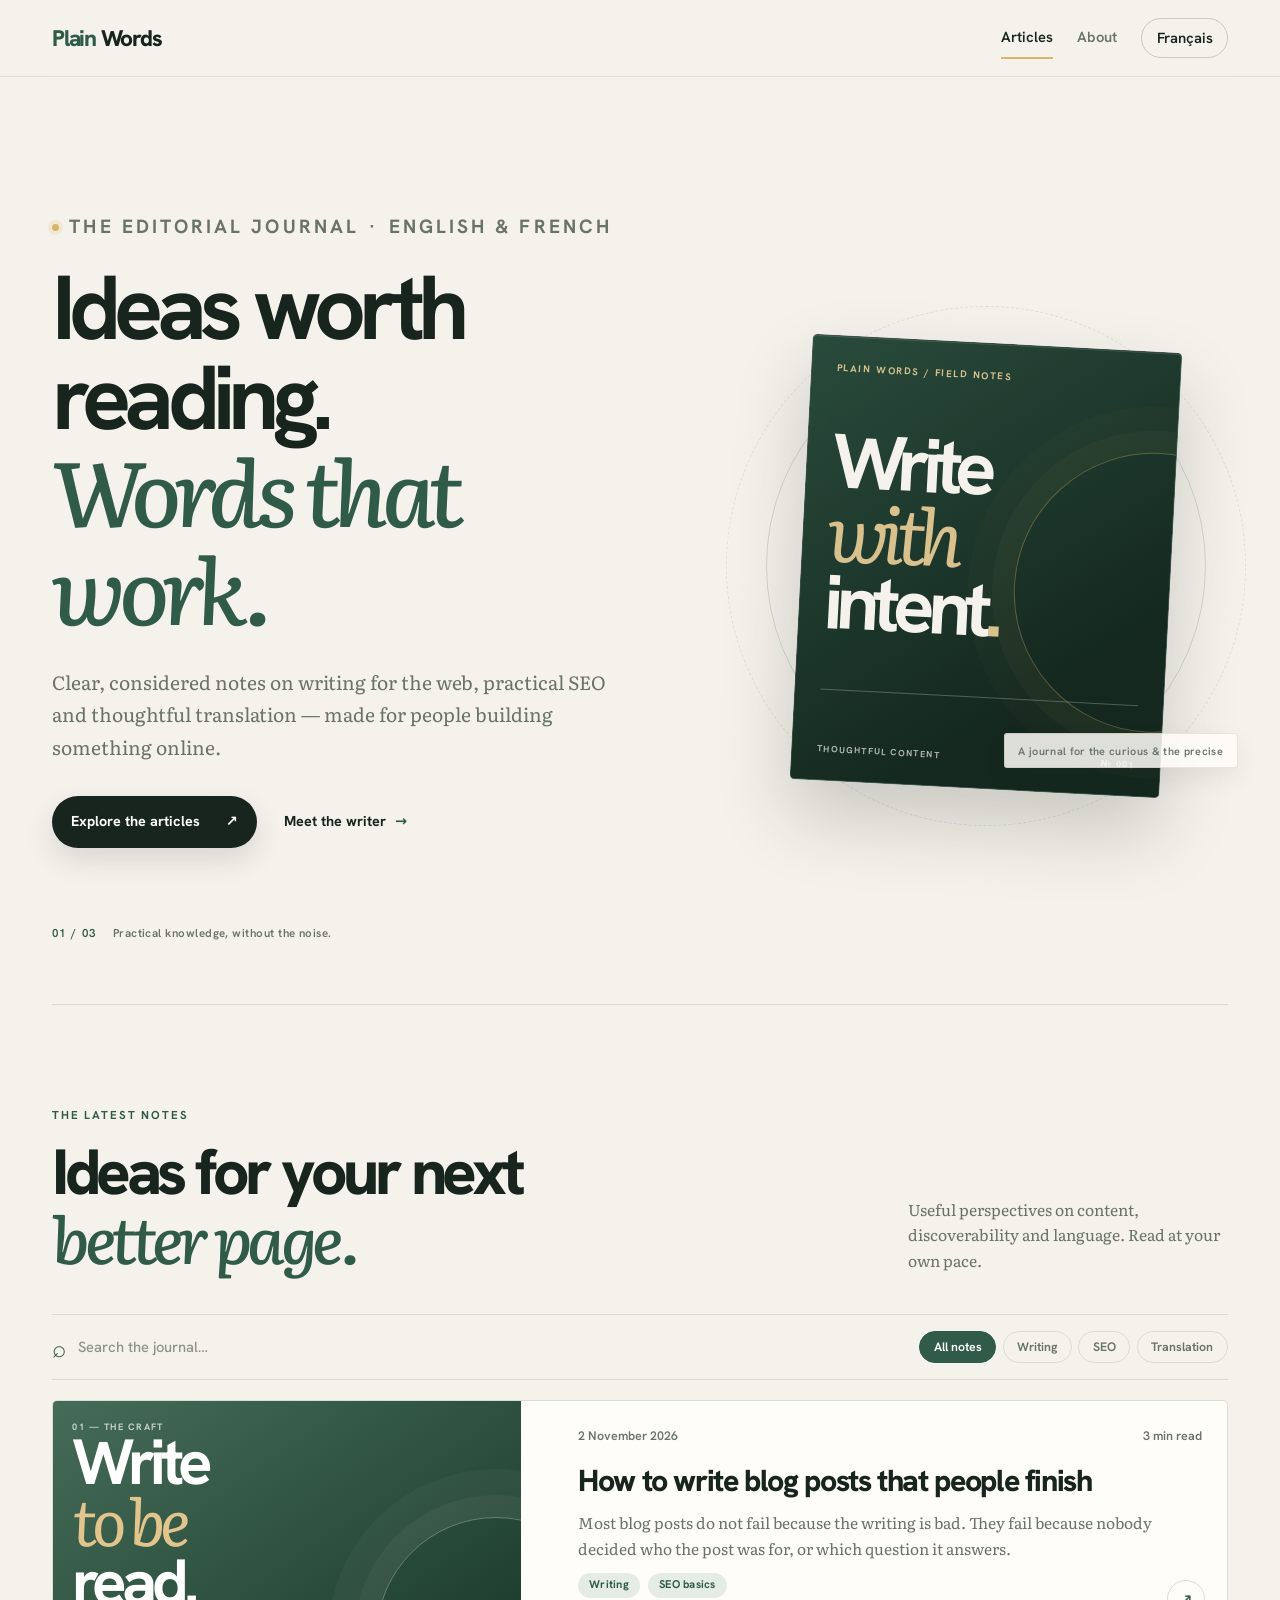
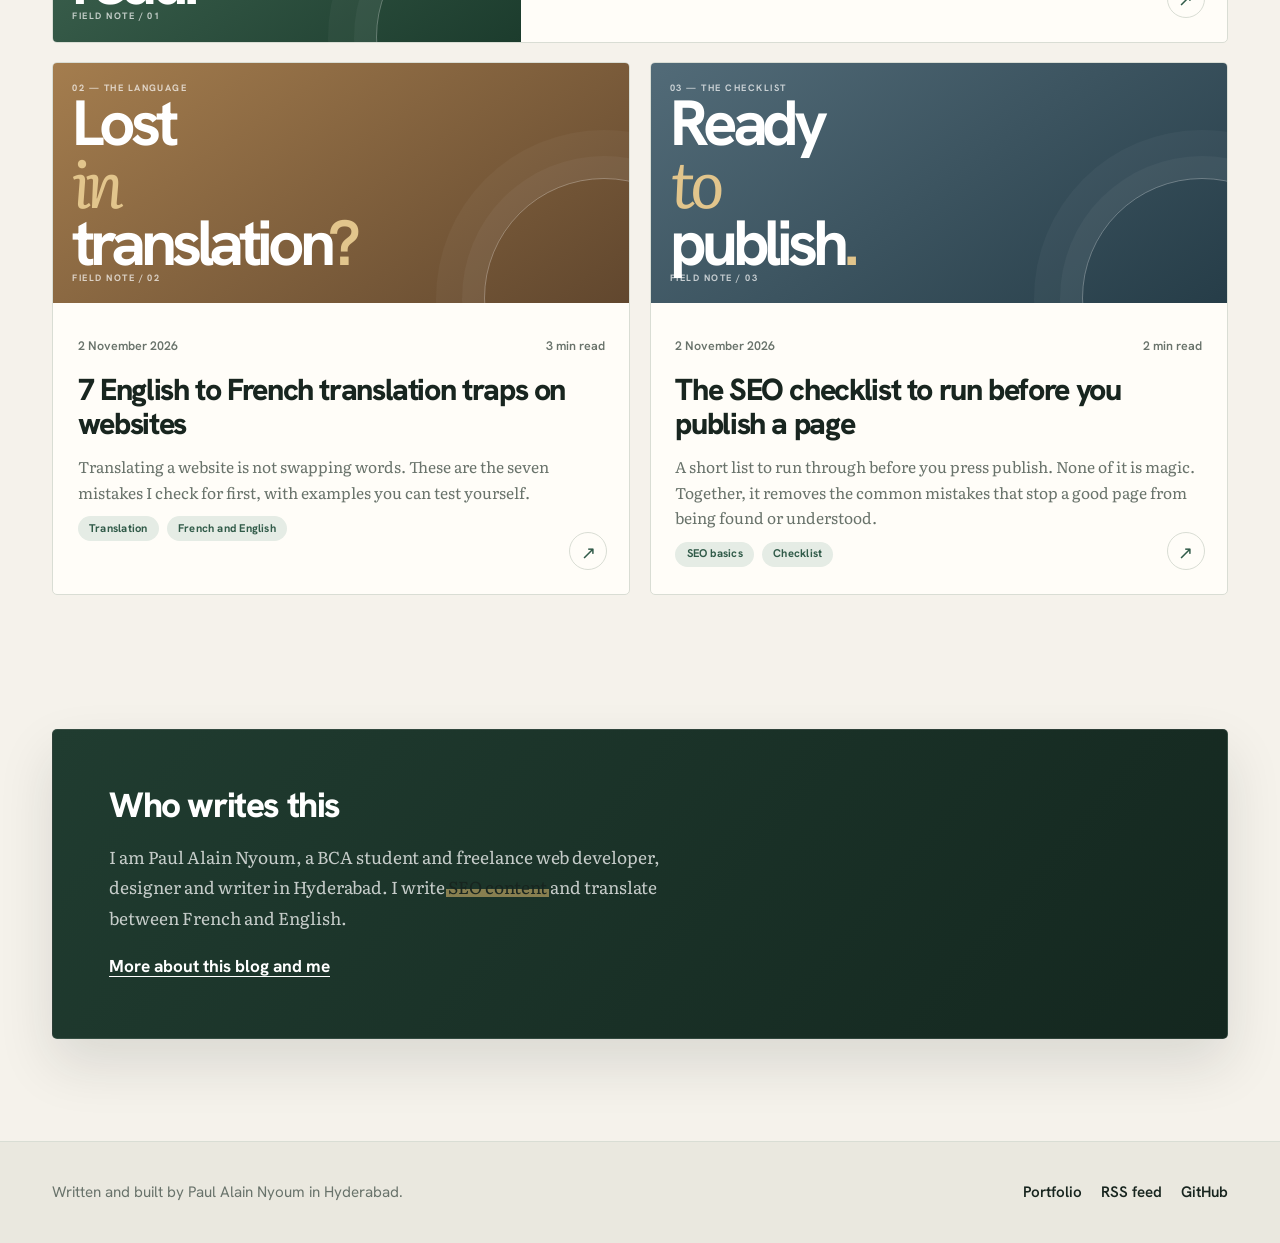
<file: index.html>
<!doctype html>
<html lang="en">
<head>
<meta charset="utf-8">
<meta name="viewport" content="width=device-width, initial-scale=1">
<title>Plain Words: writing for the web in English and French</title>
<meta name="description" content="Practical notes on blog writing, SEO basics and French and English translation for small businesses and anyone who publishes online.">
<link rel="canonical" href="https://paulalan2509.github.io/seo-blog/">
<link rel="alternate" hreflang="en" href="https://paulalan2509.github.io/seo-blog/">
<link rel="alternate" hreflang="fr" href="https://paulalan2509.github.io/seo-blog/fr/">
<link rel="alternate" hreflang="x-default" href="https://paulalan2509.github.io/seo-blog/">
<meta name="author" content="Paul Alain Nyoum">
<meta name="theme-color" content="#f5f2eb">
<link rel="icon" href="assets/favicon.svg" type="image/svg+xml">
<link rel="alternate" type="application/rss+xml" title="Plain Words (RSS)" href="https://paulalan2509.github.io/seo-blog/feed.xml">
<link rel="preload" href="assets/fonts/literata-latin-wght-normal.woff2" as="font" type="font/woff2" crossorigin>
<link rel="preload" href="assets/fonts/hanken-grotesk-latin-wght-normal.woff2" as="font" type="font/woff2" crossorigin>
<link rel="stylesheet" href="css/style.css">
<meta property="og:type" content="website">
<meta property="og:site_name" content="Plain Words">
<meta property="og:title" content="Plain Words: writing for the web in English and French">
<meta property="og:description" content="Practical notes on blog writing, SEO basics and French and English translation for small businesses and anyone who publishes online.">
<meta property="og:url" content="https://paulalan2509.github.io/seo-blog/">
<meta property="og:image" content="https://paulalan2509.github.io/seo-blog/assets/og-image.jpg">
<meta property="og:image:width" content="1200">
<meta property="og:image:height" content="630">
<meta property="og:image:alt" content="Plain Words: writing for the web in English and French">
<meta property="og:locale" content="en_IN">
<meta name="twitter:card" content="summary_large_image">
<meta name="twitter:title" content="Plain Words: writing for the web in English and French">
<meta name="twitter:description" content="Practical notes on blog writing, SEO basics and French and English translation for small businesses and anyone who publishes online.">
<meta name="twitter:image" content="https://paulalan2509.github.io/seo-blog/assets/og-image.jpg">
<script type="application/ld+json">{"@context": "https://schema.org", "@type": "WebSite", "name": "Plain Words", "url": "https://paulalan2509.github.io/seo-blog/", "inLanguage": "en", "description": "Practical notes on blog writing, SEO basics and translation.", "author": {"@type": "Person", "name": "Paul Alain Nyoum", "url": "https://paulalan2509.github.io/"}}</script>
</head>
<body>
<a class="skip-link" href="#main">Skip to content</a>
<header class="site-header">
<div class="wrap bar">
<a class="brand" href="./"><span>Plain</span> Words</a>
<nav class="nav" aria-label="Main"><a href="./" aria-current="page">Articles</a><a href="about/">About</a><a class="lang" href="fr/" hreflang="fr" lang="fr">Français</a></nav>
</div>
</header>
<main id="main">
<div class="wrap">
<section class="intro hero">
<div class="hero-copy">
<p class="eyebrow"><span class="eyebrow-dot"></span> THE EDITORIAL JOURNAL <span>·</span> ENGLISH &amp; FRENCH</p>
<h1>Ideas worth reading.<br><em>Words that work.</em></h1>
<p class="hero-lede">Clear, considered notes on writing for the web, practical SEO and thoughtful translation — made for people building something online.</p>
<div class="hero-actions"><a class="button button-primary" href="#articles">Explore the articles <span aria-hidden="true">↗</span></a><a class="text-link" href="about/">Meet the writer <span aria-hidden="true">→</span></a></div>
<div class="hero-footnote"><span class="hero-index">01 / 03</span><span>Practical knowledge, without the noise.</span></div>
</div>
<div class="hero-art" aria-label="Editorial typography artwork">
<div class="art-orbit orbit-one"></div><div class="art-orbit orbit-two"></div>
<div class="art-card">
<span class="art-kicker">PLAIN WORDS / FIELD NOTES</span>
<span class="art-big">Write<br><i>with</i><br>intent<span class="art-period">.</span></span>
<div class="art-rule"></div>
<div class="art-bottom"><span>THOUGHTFUL CONTENT</span><span>№ 001</span></div>
</div>
<span class="art-caption">A journal for the curious &amp; the precise</span>
</div>
</section>
<section class="article-section" id="articles" aria-labelledby="articles-title">
<div class="section-heading"><div><p class="eyebrow">THE LATEST NOTES</p><h2 id="articles-title">Ideas for your next<br><em>better page.</em></h2></div><p class="section-aside">Useful perspectives on content, discoverability and language. Read at your own pace.</p></div>
<div class="article-tools">
<label class="search-field"><span class="sr-only">Search articles</span><span aria-hidden="true">⌕</span><input id="article-search" type="search" placeholder="Search the journal…" autocomplete="off"></label>
<div class="filter-group" role="group" aria-label="Filter articles"><button class="filter-chip is-active" type="button" data-filter="all" aria-pressed="true">All notes</button><button class="filter-chip" type="button" data-filter="writing" aria-pressed="false">Writing</button><button class="filter-chip" type="button" data-filter="seo" aria-pressed="false">SEO</button><button class="filter-chip" type="button" data-filter="translation" aria-pressed="false">Translation</button></div>
</div>
<ol class="posts post-grid" style="padding:0">
<li class="post-row post-card post-featured" data-category="writing seo" data-search="how to write blog posts people finish writing seo content"><div class="card-visual visual-writing"><span class="visual-label">01 — THE CRAFT</span><span class="visual-word">Write<br><i>to be</i><br>read.</span><span class="visual-mark">FIELD NOTE / 01</span></div><div class="card-content"><div class="post-meta"><time datetime="2026-11-02">2 November 2026</time><span>3 min read</span></div><h3><a href="en/write-blog-posts-people-finish/">How to write blog posts that people finish</a></h3><p>Most blog posts do not fail because the writing is bad. They fail because nobody decided who the post was for, or which question it answers.</p><ul class="topics" aria-label="Topics"><li>Writing</li><li>SEO basics</li></ul><a class="card-arrow" href="en/write-blog-posts-people-finish/" aria-label="Read How to write blog posts that people finish">↗</a></div></li>
<li class="post-row post-card" data-category="translation" data-search="english french translation traps websites language localization"><div class="card-visual visual-translation"><span class="visual-label">02 — THE LANGUAGE</span><span class="visual-word">Lost<br><i>in</i><br>translation<span>?</span></span><span class="visual-mark">FIELD NOTE / 02</span></div><div class="card-content"><div class="post-meta"><time datetime="2026-11-02">2 November 2026</time><span>3 min read</span></div><h3><a href="en/english-to-french-translation-traps/">7 English to French translation traps on websites</a></h3><p>Translating a website is not swapping words. These are the seven mistakes I check for first, with examples you can test yourself.</p><ul class="topics" aria-label="Topics"><li>Translation</li><li>French and English</li></ul><a class="card-arrow" href="en/english-to-french-translation-traps/" aria-label="Read 7 English to French translation traps on websites">↗</a></div></li>
<li class="post-row post-card" data-category="seo" data-search="seo checklist before publish page search engine optimization"><div class="card-visual visual-seo"><span class="visual-label">03 — THE CHECKLIST</span><span class="visual-word">Ready<br><i>to</i><br>publish<span>.</span></span><span class="visual-mark">FIELD NOTE / 03</span></div><div class="card-content"><div class="post-meta"><time datetime="2026-11-02">2 November 2026</time><span>2 min read</span></div><h3><a href="en/seo-checklist-before-you-publish/">The SEO checklist to run before you publish a page</a></h3><p>A short list to run through before you press publish. None of it is magic. Together, it removes the common mistakes that stop a good page from being found or understood.</p><ul class="topics" aria-label="Topics"><li>SEO basics</li><li>Checklist</li></ul><a class="card-arrow" href="en/seo-checklist-before-you-publish/" aria-label="Read The SEO checklist to run before you publish a page">↗</a></div></li>
</ol>
<p class="empty-state" id="empty-state" hidden>No articles match that search. Try another keyword or category.</p>
</section>
<aside class="about-strip" aria-labelledby="who">
<h2 id="who">Who writes this</h2>
<p>I am Paul Alain Nyoum, a BCA student and freelance web developer, designer and writer in Hyderabad. I write <mark>SEO content</mark> and translate between French and English.</p>
<p><a href="about/">More about this blog and me</a></p>
</aside>
</div>
</main>
<footer class="site-footer">
<div class="wrap">
<p>Written and built by Paul Alain Nyoum in Hyderabad.</p>
<ul>
<li><a href="https://paulalan2509.github.io/">Portfolio</a></li>
<li><a href="https://paulalan2509.github.io/seo-blog/feed.xml">RSS feed</a></li>
<li><a href="https://github.com/Paulalan2509">GitHub</a></li>
</ul>
</div>
</footer>
<script src="js/site.js" defer></script>
</body>
</html>
</file>
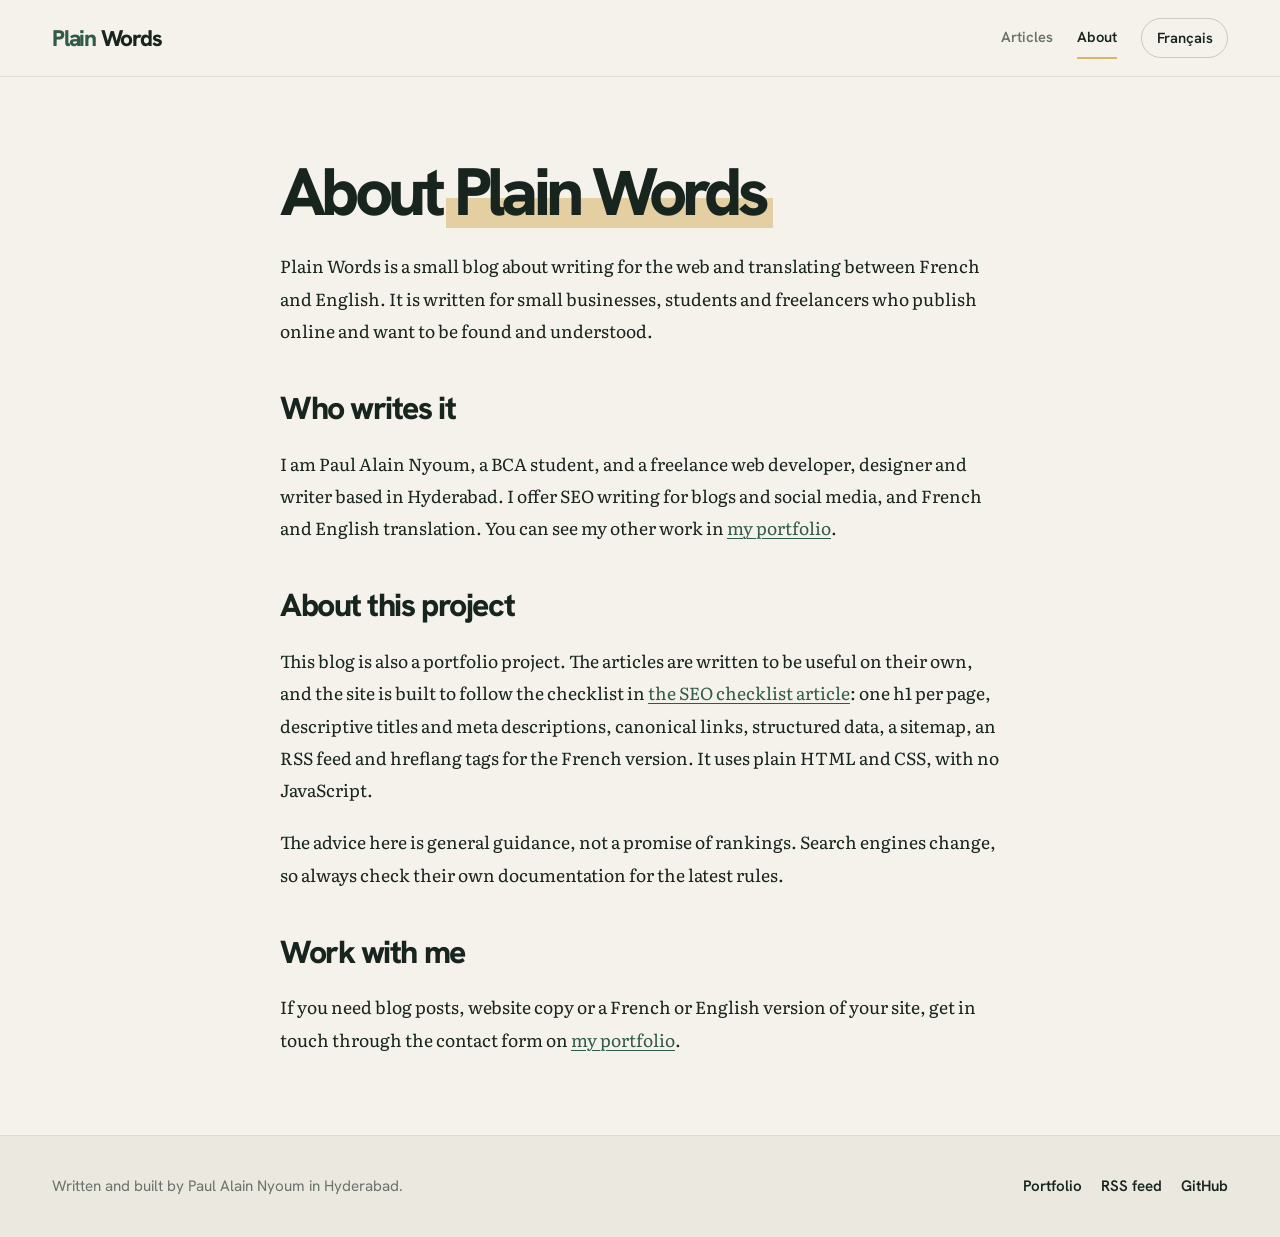
<file: about/index.html>
<!doctype html>
<html lang="en">
<head>
<meta charset="utf-8">
<meta name="viewport" content="width=device-width, initial-scale=1">
<title>About Plain Words | Plain Words</title>
<meta name="description" content="Plain Words is a small blog about web writing and French and English translation, written by Paul Alain Nyoum in Hyderabad.">
<link rel="canonical" href="https://paulalan2509.github.io/seo-blog/about/">
<meta name="author" content="Paul Alain Nyoum">
<meta name="theme-color" content="#f5f2eb">
<link rel="icon" href="../assets/favicon.svg" type="image/svg+xml">
<link rel="alternate" type="application/rss+xml" title="Plain Words (RSS)" href="https://paulalan2509.github.io/seo-blog/feed.xml">
<link rel="preload" href="../assets/fonts/literata-latin-wght-normal.woff2" as="font" type="font/woff2" crossorigin>
<link rel="preload" href="../assets/fonts/hanken-grotesk-latin-wght-normal.woff2" as="font" type="font/woff2" crossorigin>
<link rel="stylesheet" href="../css/style.css">
<meta property="og:type" content="website">
<meta property="og:site_name" content="Plain Words">
<meta property="og:title" content="About Plain Words">
<meta property="og:description" content="Plain Words is a small blog about web writing and French and English translation, written by Paul Alain Nyoum in Hyderabad.">
<meta property="og:url" content="https://paulalan2509.github.io/seo-blog/about/">
<meta property="og:image" content="https://paulalan2509.github.io/seo-blog/assets/og-image.jpg">
<meta property="og:image:width" content="1200">
<meta property="og:image:height" content="630">
<meta property="og:image:alt" content="Plain Words: writing for the web in English and French">
<meta property="og:locale" content="en_IN">
<meta name="twitter:card" content="summary_large_image">
<meta name="twitter:title" content="About Plain Words">
<meta name="twitter:description" content="Plain Words is a small blog about web writing and French and English translation, written by Paul Alain Nyoum in Hyderabad.">
<meta name="twitter:image" content="https://paulalan2509.github.io/seo-blog/assets/og-image.jpg">
<script type="application/ld+json">{"@context": "https://schema.org", "@type": "AboutPage", "name": "About Plain Words", "url": "https://paulalan2509.github.io/seo-blog/about/", "inLanguage": "en"}</script>
</head>
<body>
<a class="skip-link" href="#main">Skip to content</a>
<header class="site-header">
<div class="wrap bar">
<a class="brand" href="../"><span>Plain</span> Words</a>
<nav class="nav" aria-label="Main"><a href="../">Articles</a><a href="../about/" aria-current="page">About</a><a class="lang" href="../fr/" hreflang="fr" lang="fr">Français</a></nav>
</div>
</header>
<main id="main">
<div class="wrap read page-body">
<h1>About <mark>Plain Words</mark></h1>
<div class="prose">
<p>Plain Words is a small blog about writing for the web and translating between French and English. It is written for small businesses, students and freelancers who publish online and want to be found and understood.</p>
<h2>Who writes it</h2>
<p>I am Paul Alain Nyoum, a BCA student, and a freelance web developer, designer and writer based in Hyderabad. I offer SEO writing for blogs and social media, and French and English translation. You can see my other work in <a href="https://paulalan2509.github.io/">my portfolio</a>.</p>
<h2>About this project</h2>
<p>This blog is also a portfolio project. The articles are written to be useful on their own, and the site is built to follow the checklist in <a href="../en/seo-checklist-before-you-publish/">the SEO checklist article</a>: one h1 per page, descriptive titles and meta descriptions, canonical links, structured data, a sitemap, an RSS feed and hreflang tags for the French version. It uses plain HTML and CSS, with no JavaScript.</p>
<p>The advice here is general guidance, not a promise of rankings. Search engines change, so always check their own documentation for the latest rules.</p>
<h2>Work with me</h2>
<p>If you need blog posts, website copy or a French or English version of your site, get in touch through the contact form on <a href="https://paulalan2509.github.io/">my portfolio</a>.</p>
</div>
</div>
</main>
<footer class="site-footer">
<div class="wrap">
<p>Written and built by Paul Alain Nyoum in Hyderabad.</p>
<ul>
<li><a href="https://paulalan2509.github.io/">Portfolio</a></li>
<li><a href="https://paulalan2509.github.io/seo-blog/feed.xml">RSS feed</a></li>
<li><a href="https://github.com/Paulalan2509">GitHub</a></li>
</ul>
</div>
</footer>
<script src="../js/site.js" defer></script>
</body>
</html>
</file>
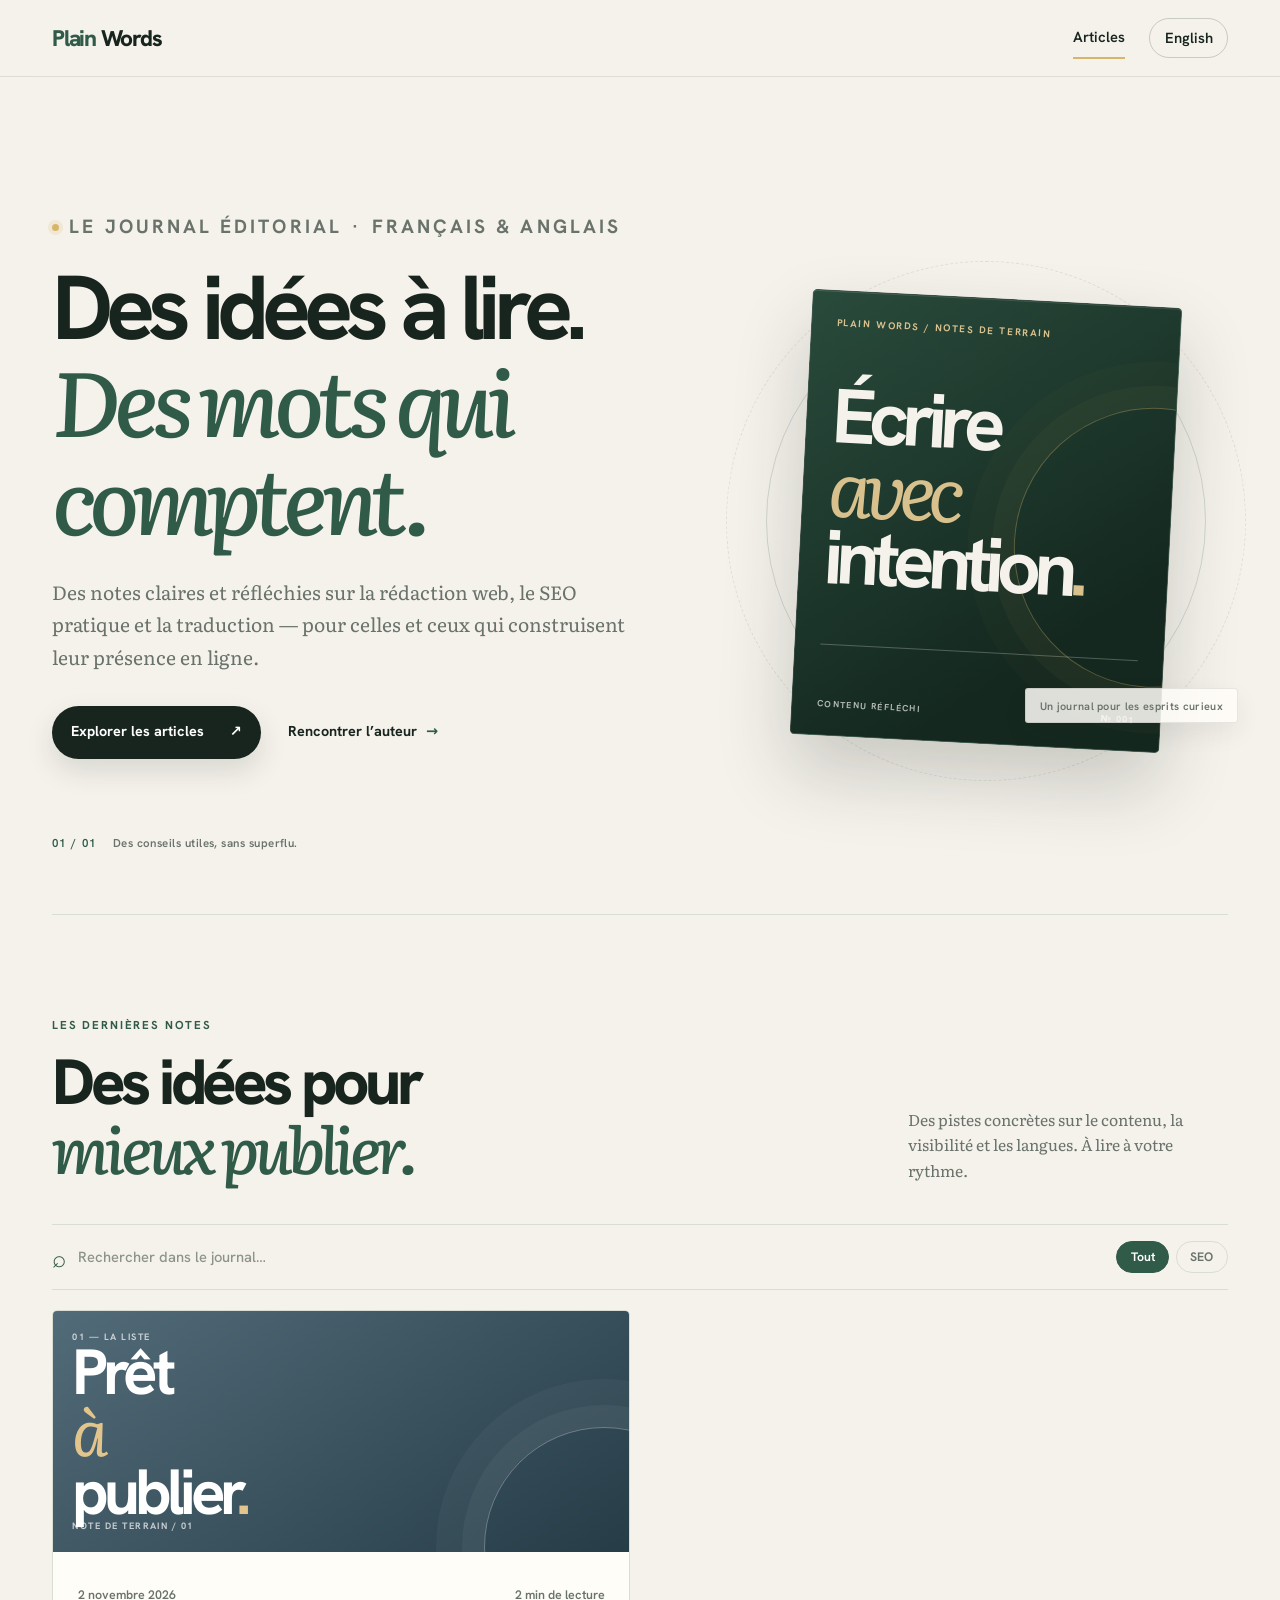
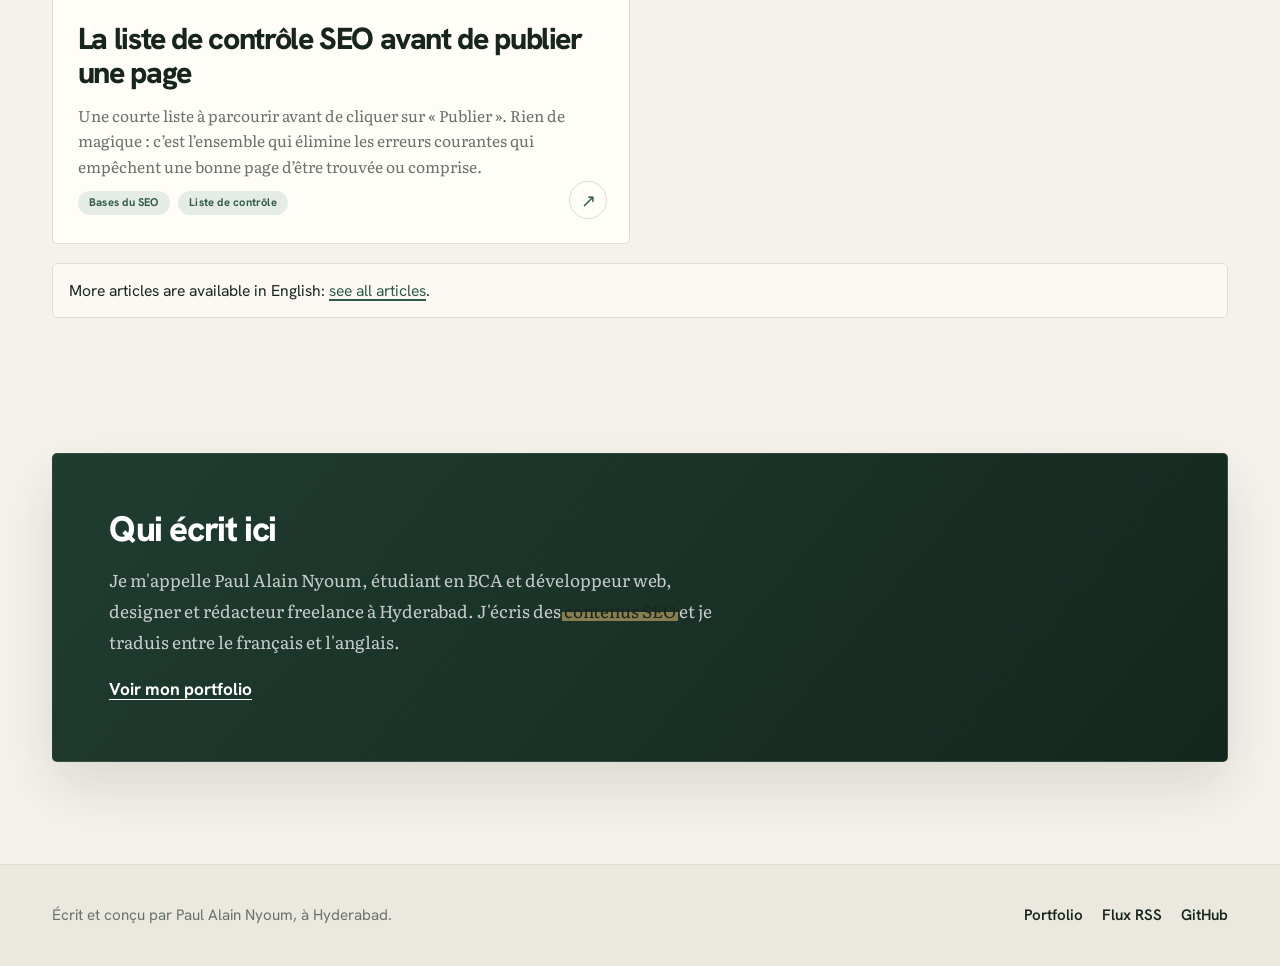
<file: fr/index.html>
<!doctype html>
<html lang="fr">
<head>
<meta charset="utf-8">
<meta name="viewport" content="width=device-width, initial-scale=1">
<title>Plain Words : écrire pour le web, en français et en anglais</title>
<meta name="description" content="Des notes pratiques sur la rédaction de blog, les bases du SEO et la traduction, pour les petites entreprises et ceux qui publient en ligne.">
<link rel="canonical" href="https://paulalan2509.github.io/seo-blog/fr/">
<link rel="alternate" hreflang="en" href="https://paulalan2509.github.io/seo-blog/">
<link rel="alternate" hreflang="fr" href="https://paulalan2509.github.io/seo-blog/fr/">
<link rel="alternate" hreflang="x-default" href="https://paulalan2509.github.io/seo-blog/">
<meta name="author" content="Paul Alain Nyoum">
<meta name="theme-color" content="#f5f2eb">
<link rel="icon" href="../assets/favicon.svg" type="image/svg+xml">
<link rel="alternate" type="application/rss+xml" title="Plain Words (RSS)" href="https://paulalan2509.github.io/seo-blog/feed.xml">
<link rel="preload" href="../assets/fonts/literata-latin-wght-normal.woff2" as="font" type="font/woff2" crossorigin>
<link rel="preload" href="../assets/fonts/hanken-grotesk-latin-wght-normal.woff2" as="font" type="font/woff2" crossorigin>
<link rel="stylesheet" href="../css/style.css">
<meta property="og:type" content="website">
<meta property="og:site_name" content="Plain Words">
<meta property="og:title" content="Plain Words : écrire pour le web, en français et en anglais">
<meta property="og:description" content="Des notes pratiques sur la rédaction de blog, les bases du SEO et la traduction, pour les petites entreprises et ceux qui publient en ligne.">
<meta property="og:url" content="https://paulalan2509.github.io/seo-blog/fr/">
<meta property="og:image" content="https://paulalan2509.github.io/seo-blog/assets/og-image.jpg">
<meta property="og:image:width" content="1200">
<meta property="og:image:height" content="630">
<meta property="og:image:alt" content="Plain Words: writing for the web in English and French">
<meta property="og:locale" content="fr_FR">
<meta name="twitter:card" content="summary_large_image">
<meta name="twitter:title" content="Plain Words : écrire pour le web, en français et en anglais">
<meta name="twitter:description" content="Des notes pratiques sur la rédaction de blog, les bases du SEO et la traduction, pour les petites entreprises et ceux qui publient en ligne.">
<meta name="twitter:image" content="https://paulalan2509.github.io/seo-blog/assets/og-image.jpg">
<script type="application/ld+json">{"@context": "https://schema.org", "@type": "WebSite", "name": "Plain Words", "url": "https://paulalan2509.github.io/seo-blog/fr/", "inLanguage": "fr"}</script>
</head>
<body>
<a class="skip-link" href="#main">Aller au contenu</a>
<header class="site-header">
<div class="wrap bar">
<a class="brand" href="../fr/"><span>Plain</span> Words</a>
<nav class="nav" aria-label="Principale"><a href="../fr/" aria-current="page">Articles</a><a class="lang" href="../" hreflang="en" lang="en">English</a></nav>
</div>
</header>
<main id="main">
<div class="wrap">
<section class="intro hero hero-fr">
<div class="hero-copy">
<p class="eyebrow"><span class="eyebrow-dot"></span> LE JOURNAL ÉDITORIAL <span>·</span> FRANÇAIS &amp; ANGLAIS</p>
<h1>Des idées à lire.<br><em>Des mots qui comptent.</em></h1>
<p class="hero-lede">Des notes claires et réfléchies sur la rédaction web, le SEO pratique et la traduction — pour celles et ceux qui construisent leur présence en ligne.</p>
<div class="hero-actions"><a class="button button-primary" href="#articles">Explorer les articles <span aria-hidden="true">↗</span></a><a class="text-link" href="../about/">Rencontrer l’auteur <span aria-hidden="true">→</span></a></div>
<div class="hero-footnote"><span class="hero-index">01 / 01</span><span>Des conseils utiles, sans superflu.</span></div>
</div>
<div class="hero-art" aria-label="Composition typographique éditoriale"><div class="art-orbit orbit-one"></div><div class="art-orbit orbit-two"></div><div class="art-card"><span class="art-kicker">PLAIN WORDS / NOTES DE TERRAIN</span><span class="art-big">Écrire<br><i>avec</i><br>intention<span class="art-period">.</span></span><div class="art-rule"></div><div class="art-bottom"><span>CONTENU RÉFLÉCHI</span><span>№ 001</span></div></div><span class="art-caption">Un journal pour les esprits curieux</span></div>
</section>
<section class="article-section" id="articles" aria-labelledby="articles-title">
<div class="section-heading"><div><p class="eyebrow">LES DERNIÈRES NOTES</p><h2 id="articles-title">Des idées pour<br><em>mieux publier.</em></h2></div><p class="section-aside">Des pistes concrètes sur le contenu, la visibilité et les langues. À lire à votre rythme.</p></div>
<div class="article-tools"><label class="search-field"><span class="sr-only">Rechercher des articles</span><span aria-hidden="true">⌕</span><input id="article-search" type="search" placeholder="Rechercher dans le journal…" autocomplete="off"></label><div class="filter-group" role="group" aria-label="Filtrer les articles"><button class="filter-chip is-active" type="button" data-filter="all" aria-pressed="true">Tout</button><button class="filter-chip" type="button" data-filter="seo" aria-pressed="false">SEO</button></div></div>
<ol class="posts post-grid" style="padding:0"><li class="post-row post-card" data-category="seo" data-search="liste contrôle seo avant publication page référencement"><div class="card-visual visual-seo"><span class="visual-label">01 — LA LISTE</span><span class="visual-word">Prêt<br><i>à</i><br>publier<span>.</span></span><span class="visual-mark">NOTE DE TERRAIN / 01</span></div><div class="card-content"><div class="post-meta"><time datetime="2026-11-02">2 novembre 2026</time><span>2 min de lecture</span></div><h3><a href="liste-controle-seo-avant-publication/">La liste de contrôle SEO avant de publier une page</a></h3><p>Une courte liste à parcourir avant de cliquer sur « Publier ». Rien de magique : c’est l’ensemble qui élimine les erreurs courantes qui empêchent une bonne page d’être trouvée ou comprise.</p><ul class="topics" aria-label="Thèmes"><li>Bases du SEO</li><li>Liste de contrôle</li></ul><a class="card-arrow" href="liste-controle-seo-avant-publication/" aria-label="Lire la liste de contrôle SEO">↗</a></div></li></ol>
<p class="empty-state" id="empty-state" hidden>Aucun article ne correspond à cette recherche.</p>
<p class="lang-note" lang="en">More articles are available in English: <a href="../" hreflang="en">see all articles</a>.</p>
</section>
<aside class="about-strip" aria-labelledby="who">
<h2 id="who">Qui écrit ici</h2>
<p>Je m'appelle Paul Alain Nyoum, étudiant en BCA et développeur web, designer et rédacteur freelance à Hyderabad. J'écris des <mark>contenus SEO</mark> et je traduis entre le français et l'anglais.</p>
<p><a href="https://paulalan2509.github.io/">Voir mon portfolio</a></p>
</aside>
</div>
</main>
<footer class="site-footer">
<div class="wrap">
<p>Écrit et conçu par Paul Alain Nyoum, à Hyderabad.</p>
<ul>
<li><a href="https://paulalan2509.github.io/">Portfolio</a></li>
<li><a href="https://paulalan2509.github.io/seo-blog/feed.xml">Flux RSS</a></li>
<li><a href="https://github.com/Paulalan2509">GitHub</a></li>
</ul>
</div>
</footer>
<script src="../js/site.js" defer></script>
</body>
</html>
</file>
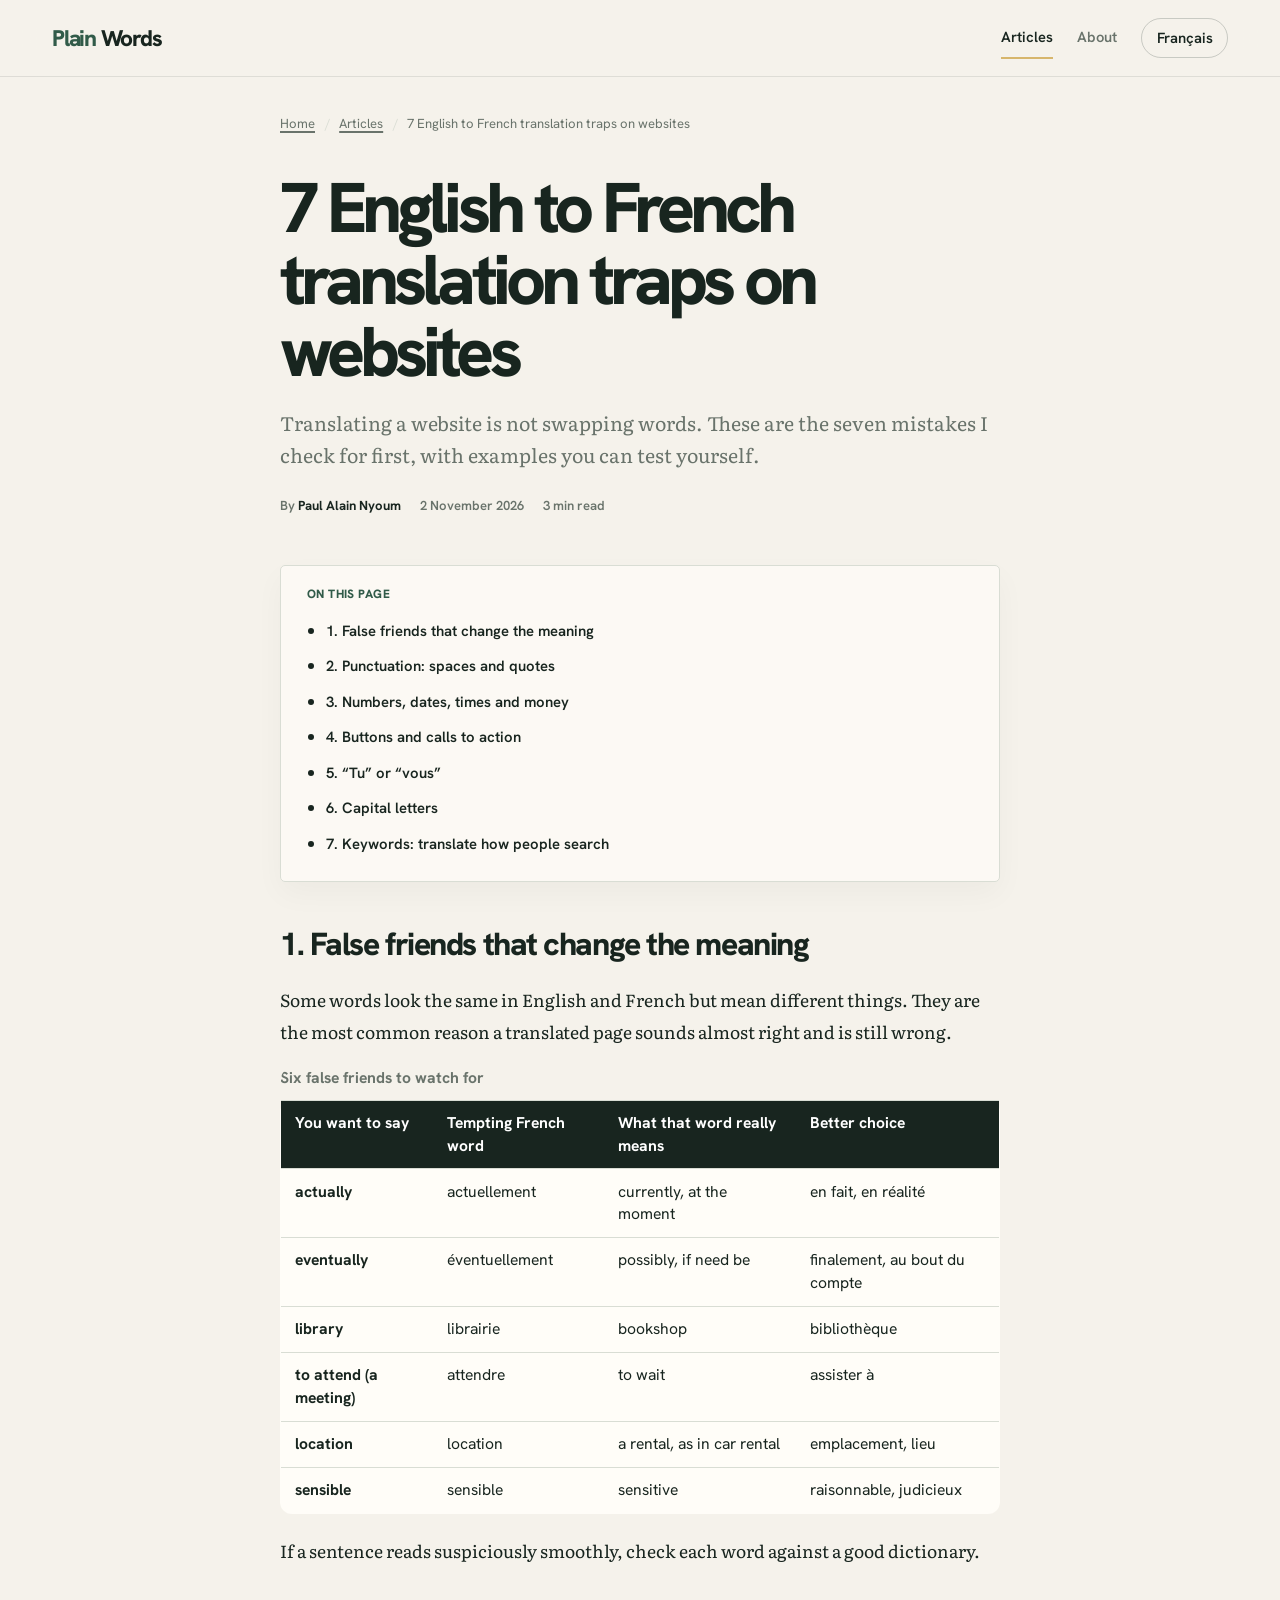
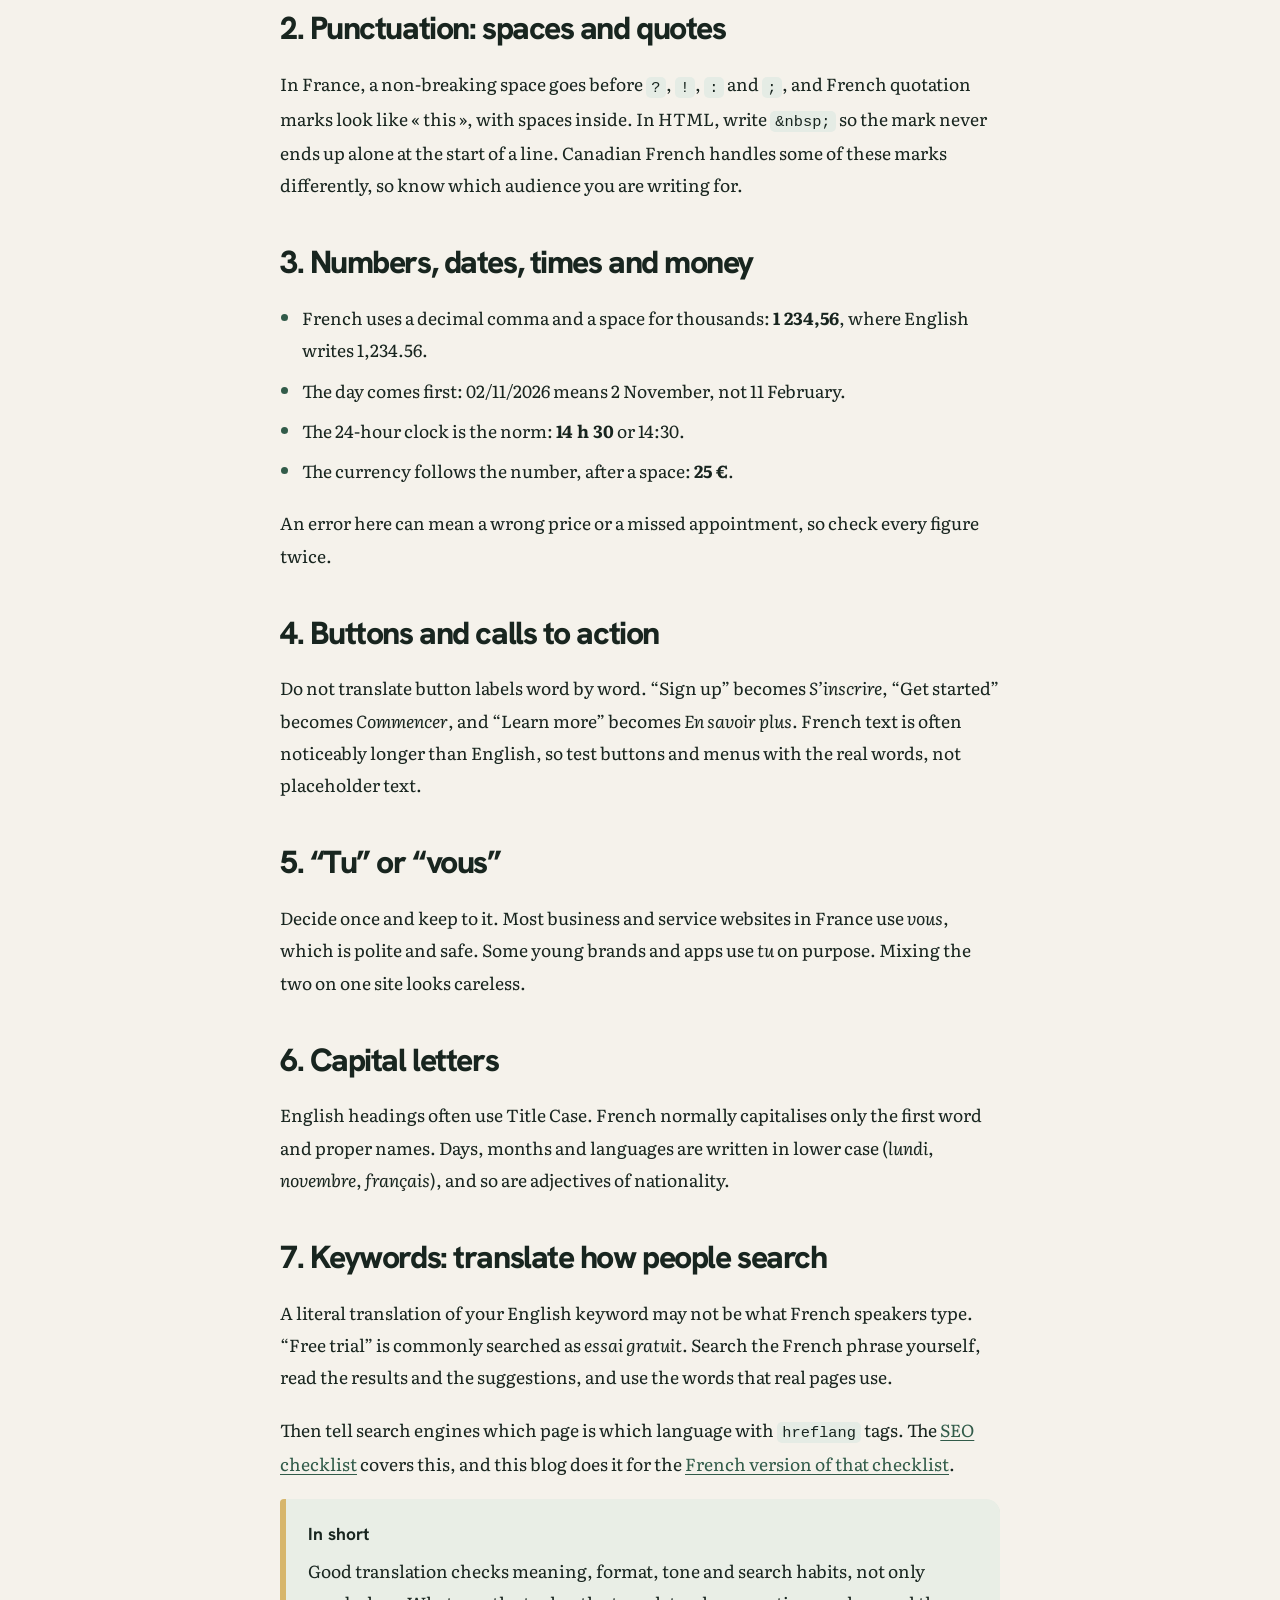
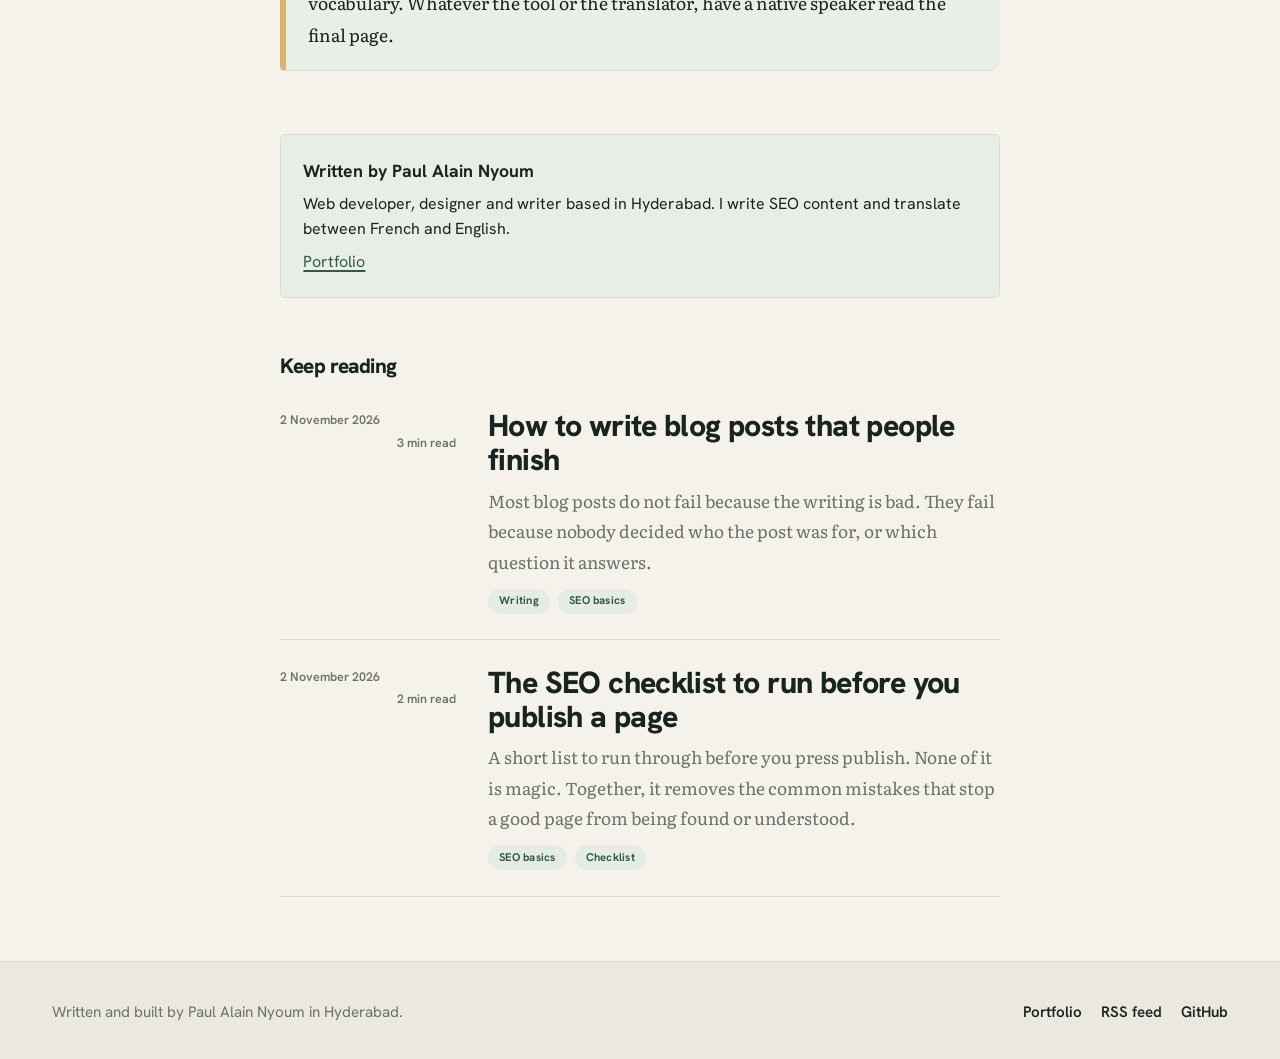
<file: en/english-to-french-translation-traps/index.html>
<!doctype html>
<html lang="en">
<head>
<meta charset="utf-8">
<meta name="viewport" content="width=device-width, initial-scale=1">
<title>7 English to French translation traps on websites</title>
<meta name="description" content="False friends, punctuation, prices, buttons and keywords: seven mistakes to check before you publish a French version of your website.">
<link rel="canonical" href="https://paulalan2509.github.io/seo-blog/en/english-to-french-translation-traps/">
<meta name="author" content="Paul Alain Nyoum">
<meta name="theme-color" content="#f5f2eb">
<link rel="icon" href="../../assets/favicon.svg" type="image/svg+xml">
<link rel="alternate" type="application/rss+xml" title="Plain Words (RSS)" href="https://paulalan2509.github.io/seo-blog/feed.xml">
<link rel="preload" href="../../assets/fonts/literata-latin-wght-normal.woff2" as="font" type="font/woff2" crossorigin>
<link rel="preload" href="../../assets/fonts/hanken-grotesk-latin-wght-normal.woff2" as="font" type="font/woff2" crossorigin>
<link rel="stylesheet" href="../../css/style.css">
<meta property="og:type" content="article">
<meta property="og:site_name" content="Plain Words">
<meta property="og:title" content="7 English to French translation traps on websites">
<meta property="og:description" content="False friends, punctuation, prices, buttons and keywords: seven mistakes to check before you publish a French version of your website.">
<meta property="og:url" content="https://paulalan2509.github.io/seo-blog/en/english-to-french-translation-traps/">
<meta property="og:image" content="https://paulalan2509.github.io/seo-blog/assets/og-image.jpg">
<meta property="og:image:width" content="1200">
<meta property="og:image:height" content="630">
<meta property="og:image:alt" content="Plain Words: writing for the web in English and French">
<meta property="og:locale" content="en_IN">
<meta name="twitter:card" content="summary_large_image">
<meta name="twitter:title" content="7 English to French translation traps on websites">
<meta name="twitter:description" content="False friends, punctuation, prices, buttons and keywords: seven mistakes to check before you publish a French version of your website.">
<meta name="twitter:image" content="https://paulalan2509.github.io/seo-blog/assets/og-image.jpg">
<script type="application/ld+json">{"@context": "https://schema.org", "@type": "BlogPosting", "headline": "7 English to French translation traps on websites", "description": "False friends, punctuation, prices, buttons and keywords: seven mistakes to check before you publish a French version of your website.", "inLanguage": "en", "datePublished": "2026-11-02", "dateModified": "2026-11-02", "mainEntityOfPage": {"@type": "WebPage", "@id": "https://paulalan2509.github.io/seo-blog/en/english-to-french-translation-traps/"}, "image": "https://paulalan2509.github.io/seo-blog/assets/og-image.jpg", "wordCount": 491, "author": {"@type": "Person", "name": "Paul Alain Nyoum", "url": "https://paulalan2509.github.io/"}, "publisher": {"@type": "Person", "name": "Paul Alain Nyoum", "url": "https://paulalan2509.github.io/"}, "keywords": "Translation, French and English"}</script>
<script type="application/ld+json">{"@context": "https://schema.org", "@type": "BreadcrumbList", "itemListElement": [{"@type": "ListItem", "position": 1, "name": "Home", "item": "https://paulalan2509.github.io/seo-blog/"}, {"@type": "ListItem", "position": 2, "name": "Articles", "item": "https://paulalan2509.github.io/seo-blog/"}, {"@type": "ListItem", "position": 3, "name": "7 English to French translation traps on websites", "item": "https://paulalan2509.github.io/seo-blog/en/english-to-french-translation-traps/"}]}</script>
</head>
<body>
<a class="skip-link" href="#main">Skip to content</a>
<header class="site-header">
<div class="wrap bar">
<a class="brand" href="../../"><span>Plain</span> Words</a>
<nav class="nav" aria-label="Main"><a href="../../" aria-current="page">Articles</a><a href="../../about/">About</a><a class="lang" href="../../fr/" hreflang="fr" lang="fr">Français</a></nav>
</div>
</header>
<main id="main">
<nav class="crumbs read" aria-label="Breadcrumb"><ol>
<li><a href="../../">Home</a></li>
<li><a href="../../">Articles</a></li>
<li><span aria-current="page">7 English to French translation traps on websites</span></li>
</ol></nav>
<article>
<header class="article-head read">
<h1>7 English to French translation traps on websites</h1>
<p class="lede">Translating a website is not swapping words. These are the seven mistakes I check for first, with examples you can test yourself.</p>
<p class="byline"><span>By <strong>Paul Alain Nyoum</strong></span><span><time datetime="2026-11-02">2 November 2026</time></span><span>3 min read</span></p>

</header>
<nav class="toc read" aria-labelledby="toc-h"><h2 id="toc-h">On this page</h2><ul><li><a href="#1-false-friends-that-change-the-meaning">1. False friends that change the meaning</a></li><li><a href="#2-punctuation-spaces-and-quotes">2. Punctuation: spaces and quotes</a></li><li><a href="#3-numbers-dates-times-and-money">3. Numbers, dates, times and money</a></li><li><a href="#4-buttons-and-calls-to-action">4. Buttons and calls to action</a></li><li><a href="#5-tu-or-vous">5. &ldquo;Tu&rdquo; or &ldquo;vous&rdquo;</a></li><li><a href="#6-capital-letters">6. Capital letters</a></li><li><a href="#7-keywords-translate-how-people-search">7. Keywords: translate how people search</a></li></ul></nav>
<div class="prose read">

<h2 id="1-false-friends-that-change-the-meaning">1. False friends that change the meaning<a class="anchor" href="#1-false-friends-that-change-the-meaning" aria-label="Link to this section">#</a></h2>
<p>Some words look the same in English and French but mean different things. They are the most common reason a translated page sounds almost right and is still wrong.</p>
<div class="table-scroll" tabindex="0" role="region" aria-label="False friends table">
<table class="compare">
<caption>Six false friends to watch for</caption>
<thead><tr><th scope="col">You want to say</th><th scope="col">Tempting French word</th><th scope="col">What that word really means</th><th scope="col">Better choice</th></tr></thead>
<tbody>
<tr><th scope="row">actually</th><td data-label="Tempting French word">actuellement</td><td data-label="What that word really means">currently, at the moment</td><td data-label="Better choice">en fait, en réalité</td></tr>
<tr><th scope="row">eventually</th><td data-label="Tempting French word">éventuellement</td><td data-label="What that word really means">possibly, if need be</td><td data-label="Better choice">finalement, au bout du compte</td></tr>
<tr><th scope="row">library</th><td data-label="Tempting French word">librairie</td><td data-label="What that word really means">bookshop</td><td data-label="Better choice">bibliothèque</td></tr>
<tr><th scope="row">to attend (a meeting)</th><td data-label="Tempting French word">attendre</td><td data-label="What that word really means">to wait</td><td data-label="Better choice">assister à</td></tr>
<tr><th scope="row">location</th><td data-label="Tempting French word">location</td><td data-label="What that word really means">a rental, as in car rental</td><td data-label="Better choice">emplacement, lieu</td></tr>
<tr><th scope="row">sensible</th><td data-label="Tempting French word">sensible</td><td data-label="What that word really means">sensitive</td><td data-label="Better choice">raisonnable, judicieux</td></tr>
</tbody>
</table>
</div>
<p>If a sentence reads suspiciously smoothly, check each word against a good dictionary.</p>

<h2 id="2-punctuation-spaces-and-quotes">2. Punctuation: spaces and quotes<a class="anchor" href="#2-punctuation-spaces-and-quotes" aria-label="Link to this section">#</a></h2>
<p>In France, a non-breaking space goes before <code>?</code>, <code>!</code>, <code>:</code> and <code>;</code>, and French quotation marks look like &laquo;&nbsp;this&nbsp;&raquo;, with spaces inside. In HTML, write <code>&amp;nbsp;</code> so the mark never ends up alone at the start of a line. Canadian French handles some of these marks differently, so know which audience you are writing for.</p>

<h2 id="3-numbers-dates-times-and-money">3. Numbers, dates, times and money<a class="anchor" href="#3-numbers-dates-times-and-money" aria-label="Link to this section">#</a></h2>
<ul>
<li>French uses a decimal comma and a space for thousands: <strong>1&nbsp;234,56</strong>, where English writes 1,234.56.</li>
<li>The day comes first: 02/11/2026 means 2 November, not 11 February.</li>
<li>The 24-hour clock is the norm: <strong>14&nbsp;h&nbsp;30</strong> or 14:30.</li>
<li>The currency follows the number, after a space: <strong>25&nbsp;&euro;</strong>.</li>
</ul>
<p>An error here can mean a wrong price or a missed appointment, so check every figure twice.</p>

<h2 id="4-buttons-and-calls-to-action">4. Buttons and calls to action<a class="anchor" href="#4-buttons-and-calls-to-action" aria-label="Link to this section">#</a></h2>
<p>Do not translate button labels word by word. <q>Sign up</q> becomes <em>S&rsquo;inscrire</em>, <q>Get started</q> becomes <em>Commencer</em>, and <q>Learn more</q> becomes <em>En savoir plus</em>. French text is often noticeably longer than English, so test buttons and menus with the real words, not placeholder text.</p>

<h2 id="5-tu-or-vous">5. &ldquo;Tu&rdquo; or &ldquo;vous&rdquo;<a class="anchor" href="#5-tu-or-vous" aria-label="Link to this section">#</a></h2>
<p>Decide once and keep to it. Most business and service websites in France use <em>vous</em>, which is polite and safe. Some young brands and apps use <em>tu</em> on purpose. Mixing the two on one site looks careless.</p>

<h2 id="6-capital-letters">6. Capital letters<a class="anchor" href="#6-capital-letters" aria-label="Link to this section">#</a></h2>
<p>English headings often use Title Case. French normally capitalises only the first word and proper names. Days, months and languages are written in lower case (<em>lundi</em>, <em>novembre</em>, <em>français</em>), and so are adjectives of nationality.</p>

<h2 id="7-keywords-translate-how-people-search">7. Keywords: translate how people search<a class="anchor" href="#7-keywords-translate-how-people-search" aria-label="Link to this section">#</a></h2>
<p>A literal translation of your English keyword may not be what French speakers type. <q>Free trial</q> is commonly searched as <em>essai gratuit</em>. Search the French phrase yourself, read the results and the suggestions, and use the words that real pages use.</p>
<p>Then tell search engines which page is which language with <code>hreflang</code> tags. The <a href="../seo-checklist-before-you-publish/">SEO checklist</a> covers this, and this blog does it for the <a href="../../fr/liste-controle-seo-avant-publication/" hreflang="fr" lang="fr">French version of that checklist</a>.</p>

<div class="takeaway"><strong>In short</strong>Good translation checks meaning, format, tone and search habits, not only vocabulary. Whatever the tool or the translator, have a native speaker read the final page.</div>

</div>
<aside class="author-box read" aria-label="Written by">
<strong>Written by Paul Alain Nyoum</strong>
<span>Web developer, designer and writer based in Hyderabad. I write SEO content and translate between French and English.</span>
<a href="https://paulalan2509.github.io/">Portfolio</a>
</aside>
</article>
<section class="related read"><h2>Keep reading</h2><ol class="posts" style="padding:0"><li class="post-row">
<div class="post-meta"><time datetime="2026-11-02">2 November 2026</time><br>3 min read</div>
<div>
<h3><a href="../../en/write-blog-posts-people-finish/">How to write blog posts that people finish</a></h3>
<p>Most blog posts do not fail because the writing is bad. They fail because nobody decided who the post was for, or which question it answers.</p>
<ul class="topics" aria-label="Topics"><li>Writing</li><li>SEO basics</li></ul>
</div>
</li><li class="post-row">
<div class="post-meta"><time datetime="2026-11-02">2 November 2026</time><br>2 min read</div>
<div>
<h3><a href="../../en/seo-checklist-before-you-publish/">The SEO checklist to run before you publish a page</a></h3>
<p>A short list to run through before you press publish. None of it is magic. Together, it removes the common mistakes that stop a good page from being found or understood.</p>
<ul class="topics" aria-label="Topics"><li>SEO basics</li><li>Checklist</li></ul>
</div>
</li></ol></section>
</main>
<footer class="site-footer">
<div class="wrap">
<p>Written and built by Paul Alain Nyoum in Hyderabad.</p>
<ul>
<li><a href="https://paulalan2509.github.io/">Portfolio</a></li>
<li><a href="https://paulalan2509.github.io/seo-blog/feed.xml">RSS feed</a></li>
<li><a href="https://github.com/Paulalan2509">GitHub</a></li>
</ul>
</div>
</footer>
<script src="../../js/site.js" defer></script>
</body>
</html>
</file>
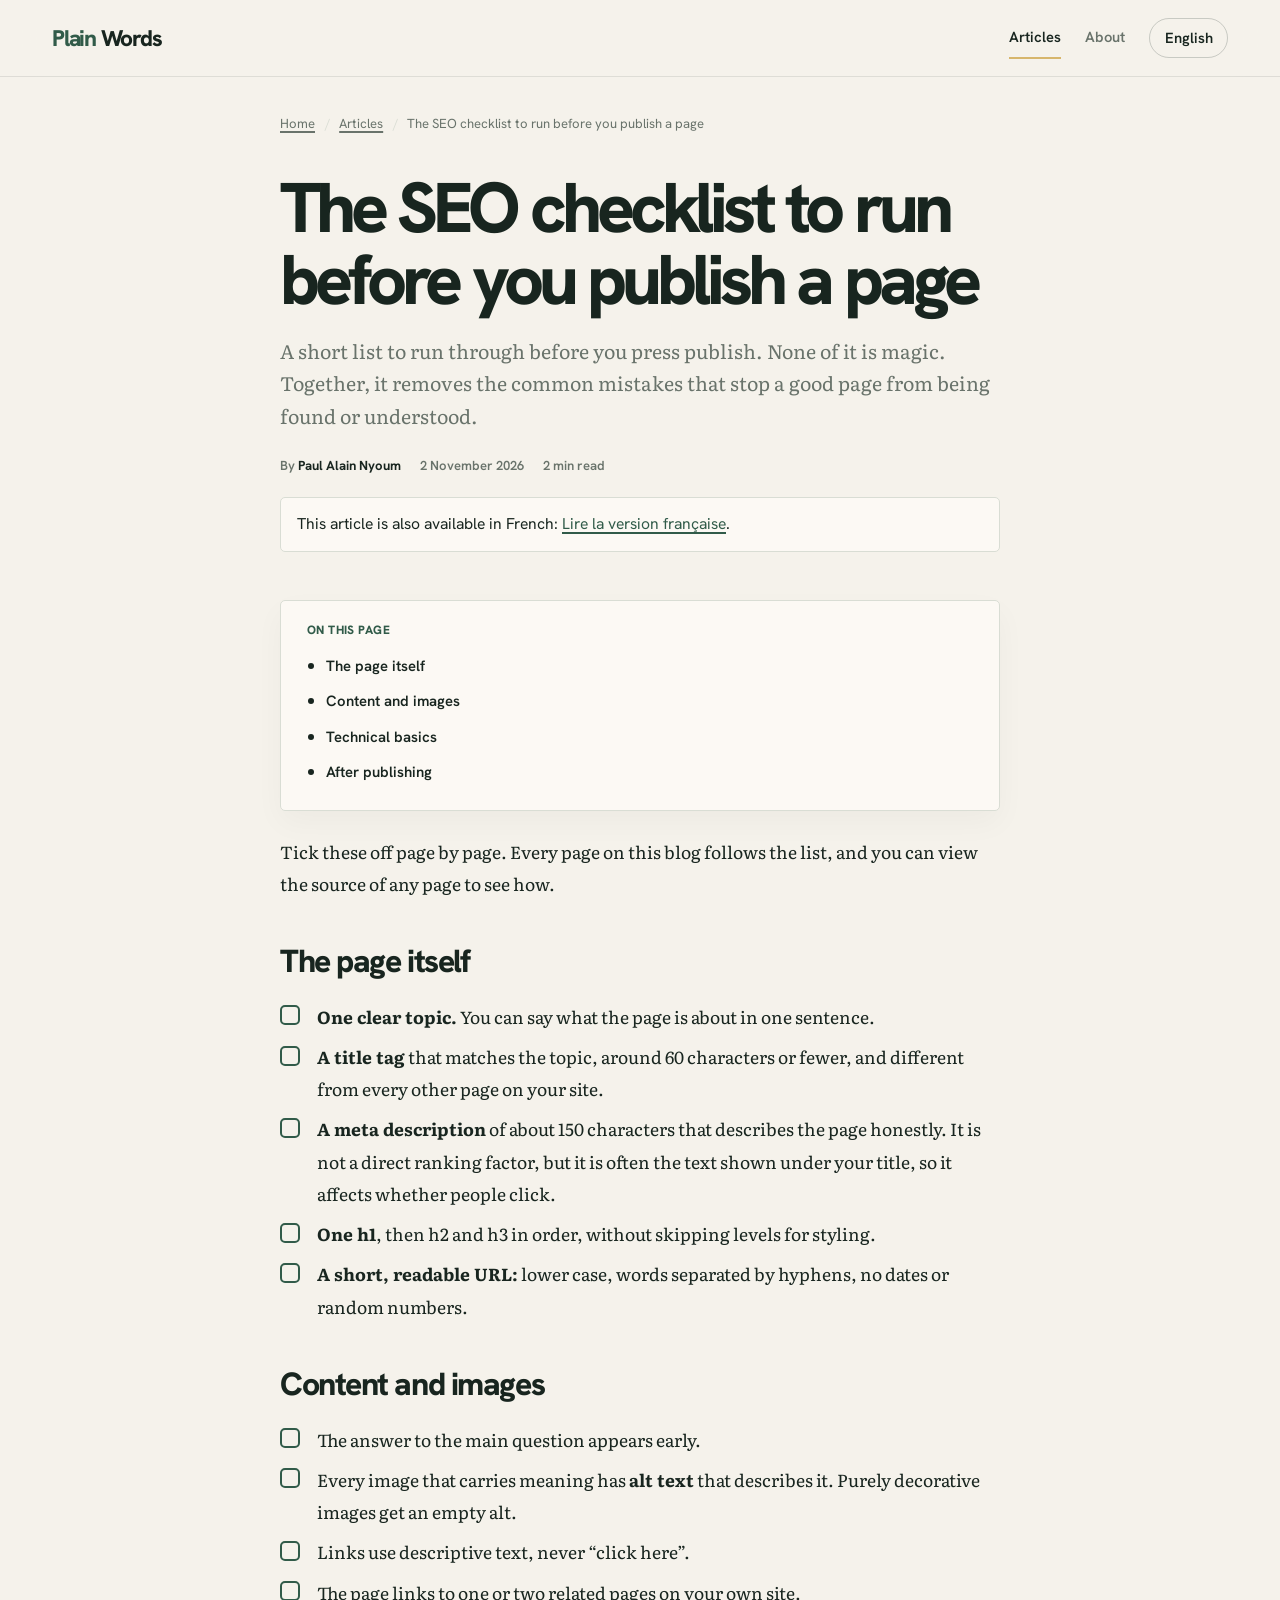
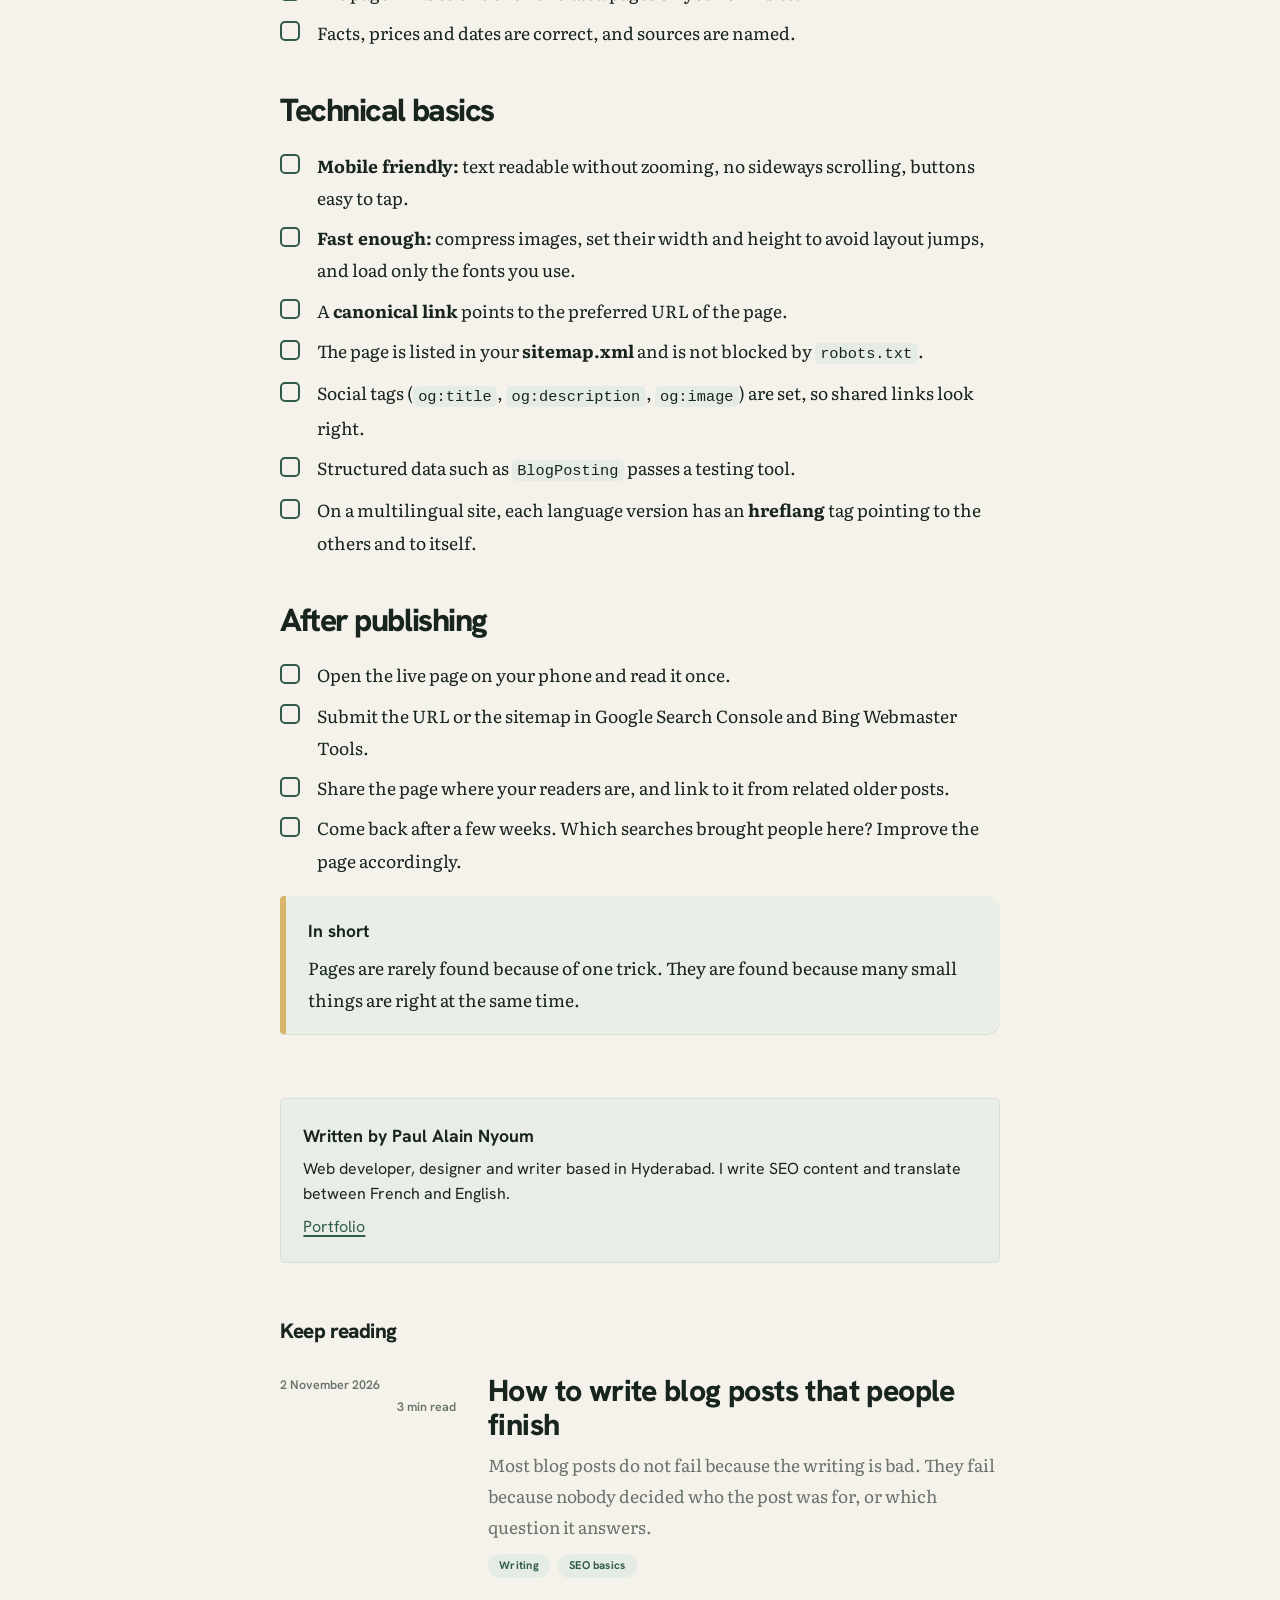
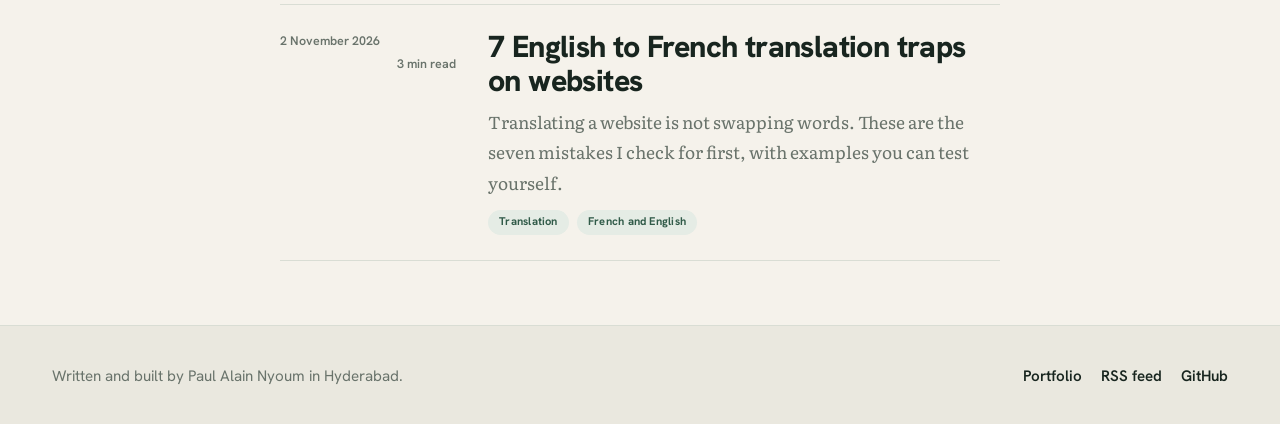
<file: en/seo-checklist-before-you-publish/index.html>
<!doctype html>
<html lang="en">
<head>
<meta charset="utf-8">
<meta name="viewport" content="width=device-width, initial-scale=1">
<title>The SEO checklist to run before you publish a page</title>
<meta name="description" content="A practical checklist covering titles, headings, images, links, mobile speed and sitemaps, to run through before every page goes live.">
<link rel="canonical" href="https://paulalan2509.github.io/seo-blog/en/seo-checklist-before-you-publish/">
<link rel="alternate" hreflang="en" href="https://paulalan2509.github.io/seo-blog/en/seo-checklist-before-you-publish/">
<link rel="alternate" hreflang="fr" href="https://paulalan2509.github.io/seo-blog/fr/liste-controle-seo-avant-publication/">
<link rel="alternate" hreflang="x-default" href="https://paulalan2509.github.io/seo-blog/en/seo-checklist-before-you-publish/">
<meta name="author" content="Paul Alain Nyoum">
<meta name="theme-color" content="#f5f2eb">
<link rel="icon" href="../../assets/favicon.svg" type="image/svg+xml">
<link rel="alternate" type="application/rss+xml" title="Plain Words (RSS)" href="https://paulalan2509.github.io/seo-blog/feed.xml">
<link rel="preload" href="../../assets/fonts/literata-latin-wght-normal.woff2" as="font" type="font/woff2" crossorigin>
<link rel="preload" href="../../assets/fonts/hanken-grotesk-latin-wght-normal.woff2" as="font" type="font/woff2" crossorigin>
<link rel="stylesheet" href="../../css/style.css">
<meta property="og:type" content="article">
<meta property="og:site_name" content="Plain Words">
<meta property="og:title" content="The SEO checklist to run before you publish a page">
<meta property="og:description" content="A practical checklist covering titles, headings, images, links, mobile speed and sitemaps, to run through before every page goes live.">
<meta property="og:url" content="https://paulalan2509.github.io/seo-blog/en/seo-checklist-before-you-publish/">
<meta property="og:image" content="https://paulalan2509.github.io/seo-blog/assets/og-image.jpg">
<meta property="og:image:width" content="1200">
<meta property="og:image:height" content="630">
<meta property="og:image:alt" content="Plain Words: writing for the web in English and French">
<meta property="og:locale" content="en_IN">
<meta name="twitter:card" content="summary_large_image">
<meta name="twitter:title" content="The SEO checklist to run before you publish a page">
<meta name="twitter:description" content="A practical checklist covering titles, headings, images, links, mobile speed and sitemaps, to run through before every page goes live.">
<meta name="twitter:image" content="https://paulalan2509.github.io/seo-blog/assets/og-image.jpg">
<script type="application/ld+json">{"@context": "https://schema.org", "@type": "BlogPosting", "headline": "The SEO checklist to run before you publish a page", "description": "A practical checklist covering titles, headings, images, links, mobile speed and sitemaps, to run through before every page goes live.", "inLanguage": "en", "datePublished": "2026-11-02", "dateModified": "2026-11-02", "mainEntityOfPage": {"@type": "WebPage", "@id": "https://paulalan2509.github.io/seo-blog/en/seo-checklist-before-you-publish/"}, "image": "https://paulalan2509.github.io/seo-blog/assets/og-image.jpg", "wordCount": 371, "author": {"@type": "Person", "name": "Paul Alain Nyoum", "url": "https://paulalan2509.github.io/"}, "publisher": {"@type": "Person", "name": "Paul Alain Nyoum", "url": "https://paulalan2509.github.io/"}, "keywords": "SEO basics, Checklist"}</script>
<script type="application/ld+json">{"@context": "https://schema.org", "@type": "BreadcrumbList", "itemListElement": [{"@type": "ListItem", "position": 1, "name": "Home", "item": "https://paulalan2509.github.io/seo-blog/"}, {"@type": "ListItem", "position": 2, "name": "Articles", "item": "https://paulalan2509.github.io/seo-blog/"}, {"@type": "ListItem", "position": 3, "name": "The SEO checklist to run before you publish a page", "item": "https://paulalan2509.github.io/seo-blog/en/seo-checklist-before-you-publish/"}]}</script>
</head>
<body>
<a class="skip-link" href="#main">Skip to content</a>
<header class="site-header">
<div class="wrap bar">
<a class="brand" href="../../"><span>Plain</span> Words</a>
<nav class="nav" aria-label="Main"><a href="../../" aria-current="page">Articles</a><a href="../../about/">About</a><a class="lang" href="../../fr/liste-controle-seo-avant-publication/" hreflang="fr" lang="fr">English</a></nav>
</div>
</header>
<main id="main">
<nav class="crumbs read" aria-label="Breadcrumb"><ol>
<li><a href="../../">Home</a></li>
<li><a href="../../">Articles</a></li>
<li><span aria-current="page">The SEO checklist to run before you publish a page</span></li>
</ol></nav>
<article>
<header class="article-head read">
<h1>The SEO checklist to run before you publish a page</h1>
<p class="lede">A short list to run through before you press publish. None of it is magic. Together, it removes the common mistakes that stop a good page from being found or understood.</p>
<p class="byline"><span>By <strong>Paul Alain Nyoum</strong></span><span><time datetime="2026-11-02">2 November 2026</time></span><span>2 min read</span></p>
<p class="lang-note" lang="fr">This article is also available in French: <a href="../../fr/liste-controle-seo-avant-publication/" hreflang="fr" lang="fr">Lire la version française</a>.</p>
</header>
<nav class="toc read" aria-labelledby="toc-h"><h2 id="toc-h">On this page</h2><ul><li><a href="#the-page-itself">The page itself</a></li><li><a href="#content-and-images">Content and images</a></li><li><a href="#technical-basics">Technical basics</a></li><li><a href="#after-publishing">After publishing</a></li></ul></nav>
<div class="prose read">

<p>Tick these off page by page. Every page on this blog follows the list, and you can view the source of any page to see how.</p>

<h2 id="the-page-itself">The page itself<a class="anchor" href="#the-page-itself" aria-label="Link to this section">#</a></h2>
<ul class="checks">
<li><span><strong>One clear topic.</strong> You can say what the page is about in one sentence.</span></li>
<li><span><strong>A title tag</strong> that matches the topic, around 60 characters or fewer, and different from every other page on your site.</span></li>
<li><span><strong>A meta description</strong> of about 150 characters that describes the page honestly. It is not a direct ranking factor, but it is often the text shown under your title, so it affects whether people click.</span></li>
<li><span><strong>One h1</strong>, then h2 and h3 in order, without skipping levels for styling.</span></li>
<li><span><strong>A short, readable URL:</strong> lower case, words separated by hyphens, no dates or random numbers.</span></li>
</ul>

<h2 id="content-and-images">Content and images<a class="anchor" href="#content-and-images" aria-label="Link to this section">#</a></h2>
<ul class="checks">
<li><span>The answer to the main question appears early.</span></li>
<li><span>Every image that carries meaning has <strong>alt text</strong> that describes it. Purely decorative images get an empty alt.</span></li>
<li><span>Links use descriptive text, never <q>click here</q>.</span></li>
<li><span>The page links to one or two related pages on your own site.</span></li>
<li><span>Facts, prices and dates are correct, and sources are named.</span></li>
</ul>

<h2 id="technical-basics">Technical basics<a class="anchor" href="#technical-basics" aria-label="Link to this section">#</a></h2>
<ul class="checks">
<li><span><strong>Mobile friendly:</strong> text readable without zooming, no sideways scrolling, buttons easy to tap.</span></li>
<li><span><strong>Fast enough:</strong> compress images, set their width and height to avoid layout jumps, and load only the fonts you use.</span></li>
<li><span>A <strong>canonical link</strong> points to the preferred URL of the page.</span></li>
<li><span>The page is listed in your <strong>sitemap.xml</strong> and is not blocked by <code>robots.txt</code>.</span></li>
<li><span>Social tags (<code>og:title</code>, <code>og:description</code>, <code>og:image</code>) are set, so shared links look right.</span></li>
<li><span>Structured data such as <code>BlogPosting</code> passes a testing tool.</span></li>
<li><span>On a multilingual site, each language version has an <strong>hreflang</strong> tag pointing to the others and to itself.</span></li>
</ul>

<h2 id="after-publishing">After publishing<a class="anchor" href="#after-publishing" aria-label="Link to this section">#</a></h2>
<ul class="checks">
<li><span>Open the live page on your phone and read it once.</span></li>
<li><span>Submit the URL or the sitemap in Google Search Console and Bing Webmaster Tools.</span></li>
<li><span>Share the page where your readers are, and link to it from related older posts.</span></li>
<li><span>Come back after a few weeks. Which searches brought people here? Improve the page accordingly.</span></li>
</ul>

<div class="takeaway"><strong>In short</strong>Pages are rarely found because of one trick. They are found because many small things are right at the same time.</div>

</div>
<aside class="author-box read" aria-label="Written by">
<strong>Written by Paul Alain Nyoum</strong>
<span>Web developer, designer and writer based in Hyderabad. I write SEO content and translate between French and English.</span>
<a href="https://paulalan2509.github.io/">Portfolio</a>
</aside>
</article>
<section class="related read"><h2>Keep reading</h2><ol class="posts" style="padding:0"><li class="post-row">
<div class="post-meta"><time datetime="2026-11-02">2 November 2026</time><br>3 min read</div>
<div>
<h3><a href="../../en/write-blog-posts-people-finish/">How to write blog posts that people finish</a></h3>
<p>Most blog posts do not fail because the writing is bad. They fail because nobody decided who the post was for, or which question it answers.</p>
<ul class="topics" aria-label="Topics"><li>Writing</li><li>SEO basics</li></ul>
</div>
</li><li class="post-row">
<div class="post-meta"><time datetime="2026-11-02">2 November 2026</time><br>3 min read</div>
<div>
<h3><a href="../../en/english-to-french-translation-traps/">7 English to French translation traps on websites</a></h3>
<p>Translating a website is not swapping words. These are the seven mistakes I check for first, with examples you can test yourself.</p>
<ul class="topics" aria-label="Topics"><li>Translation</li><li>French and English</li></ul>
</div>
</li></ol></section>
</main>
<footer class="site-footer">
<div class="wrap">
<p>Written and built by Paul Alain Nyoum in Hyderabad.</p>
<ul>
<li><a href="https://paulalan2509.github.io/">Portfolio</a></li>
<li><a href="https://paulalan2509.github.io/seo-blog/feed.xml">RSS feed</a></li>
<li><a href="https://github.com/Paulalan2509">GitHub</a></li>
</ul>
</div>
</footer>
<script src="../../js/site.js" defer></script>
</body>
</html>
</file>
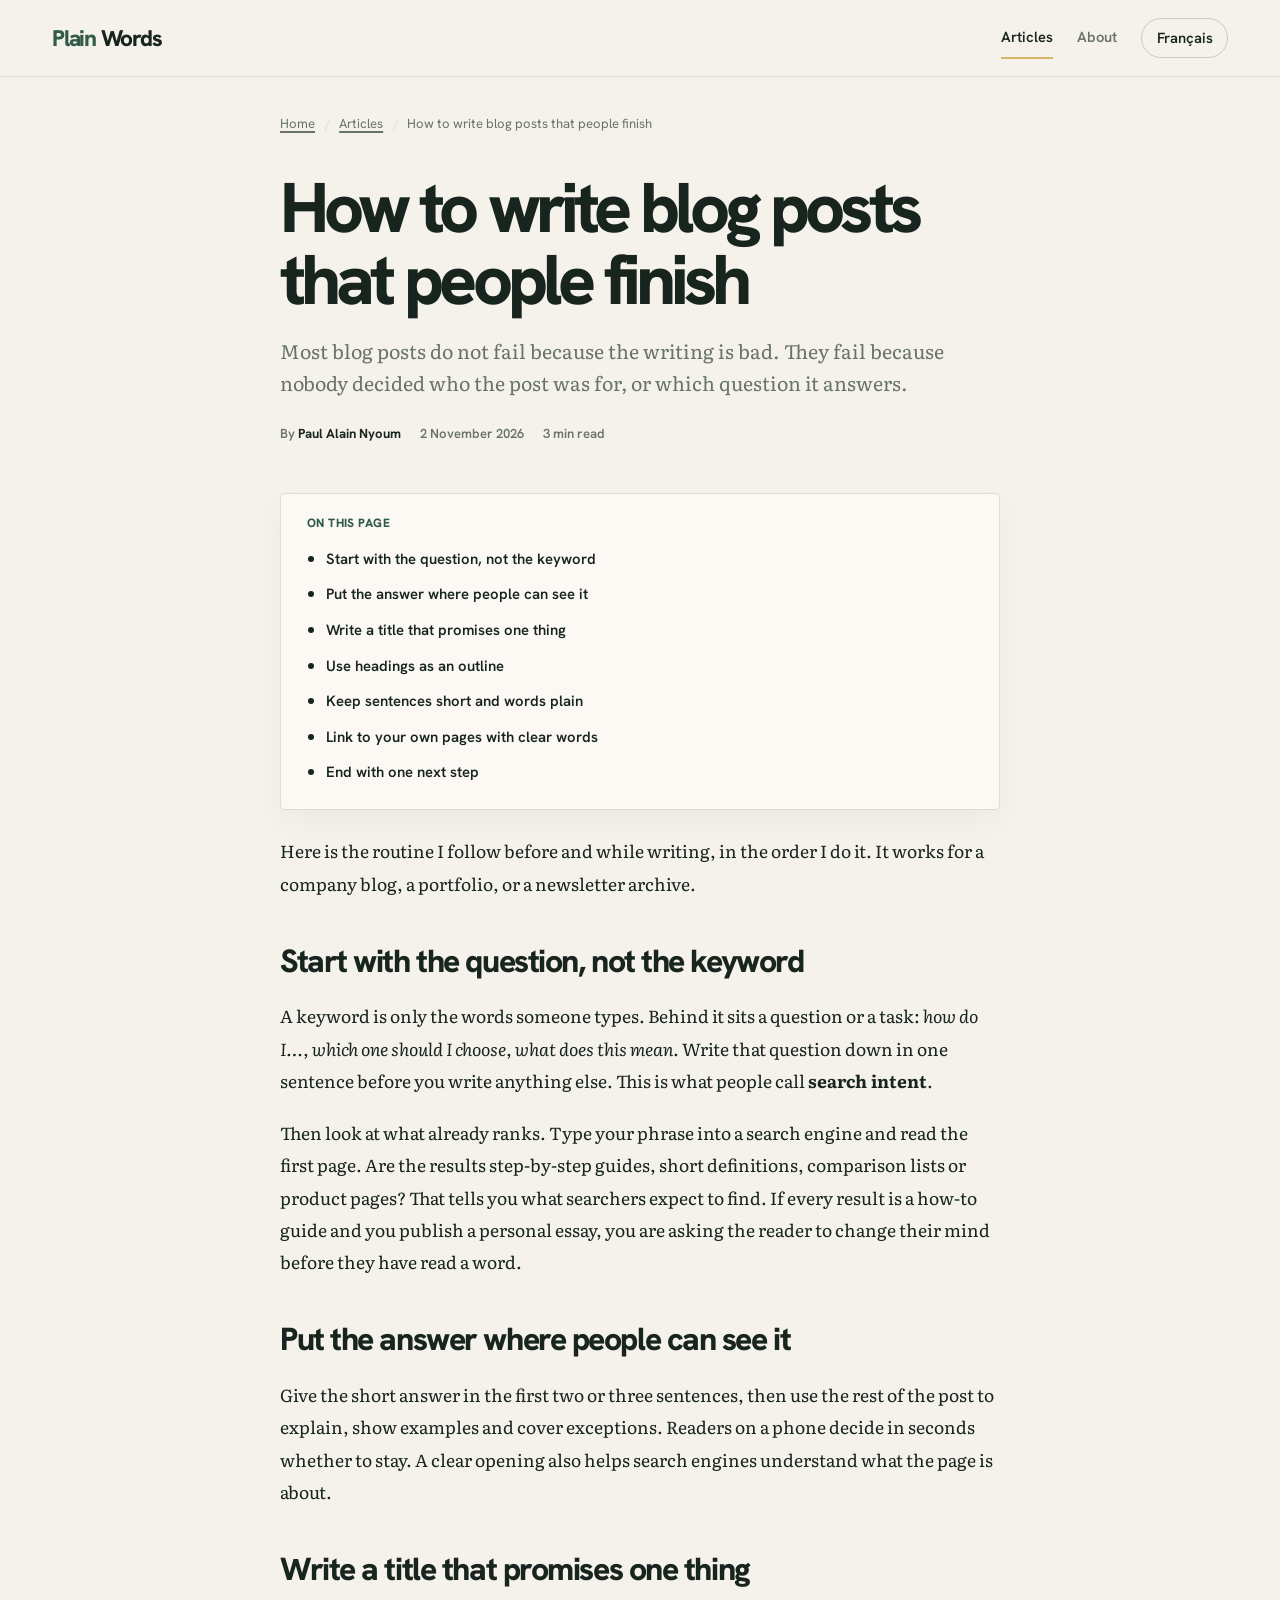
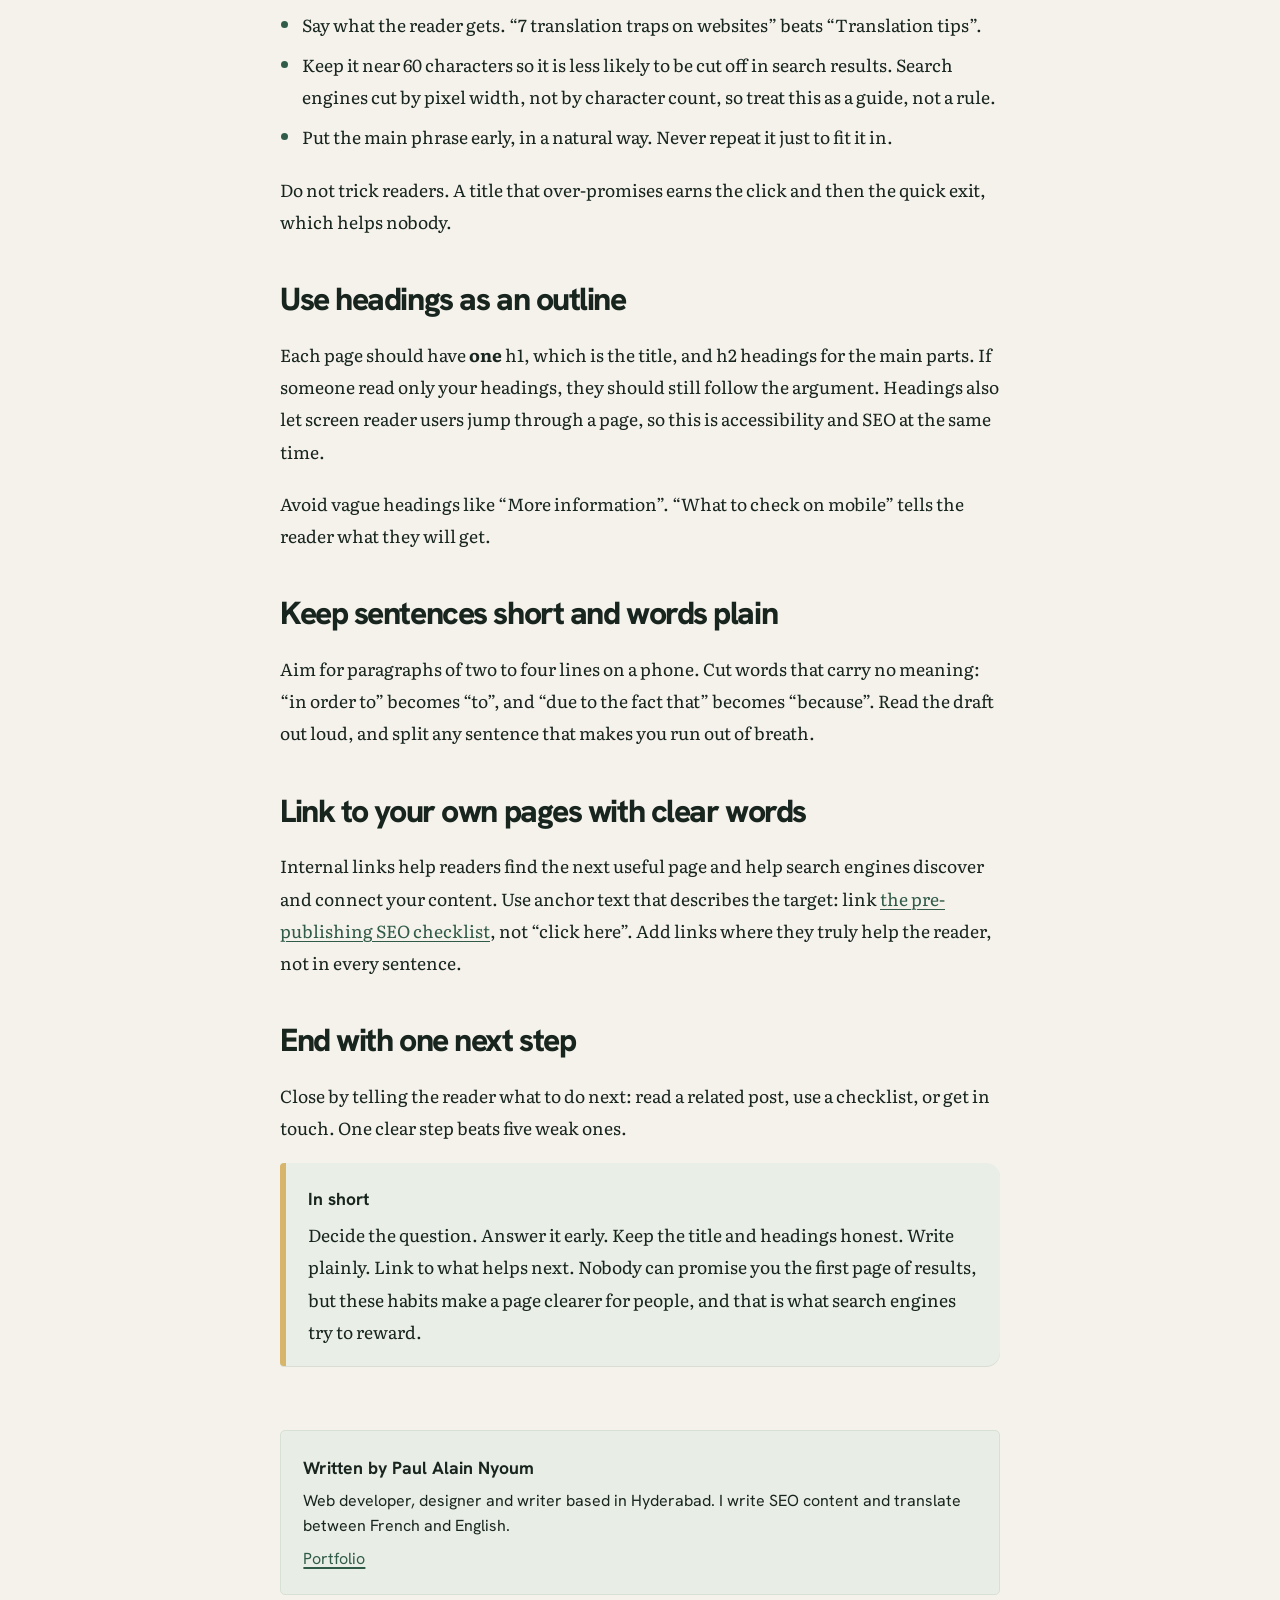
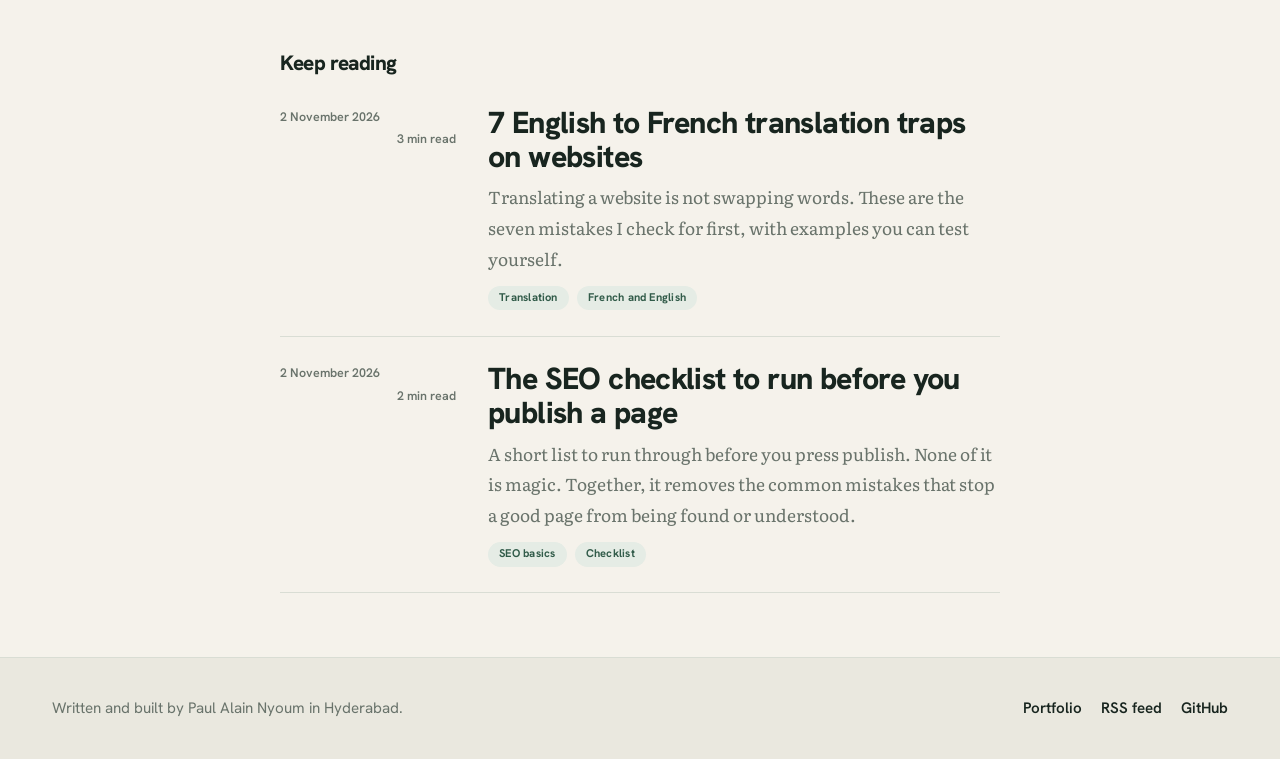
<file: en/write-blog-posts-people-finish/index.html>
<!doctype html>
<html lang="en">
<head>
<meta charset="utf-8">
<meta name="viewport" content="width=device-width, initial-scale=1">
<title>How to write blog posts that people finish</title>
<meta name="description" content="A simple routine for writing blog posts that answer one question, read easily on a phone, and make sense to search engines too.">
<link rel="canonical" href="https://paulalan2509.github.io/seo-blog/en/write-blog-posts-people-finish/">
<meta name="author" content="Paul Alain Nyoum">
<meta name="theme-color" content="#f5f2eb">
<link rel="icon" href="../../assets/favicon.svg" type="image/svg+xml">
<link rel="alternate" type="application/rss+xml" title="Plain Words (RSS)" href="https://paulalan2509.github.io/seo-blog/feed.xml">
<link rel="preload" href="../../assets/fonts/literata-latin-wght-normal.woff2" as="font" type="font/woff2" crossorigin>
<link rel="preload" href="../../assets/fonts/hanken-grotesk-latin-wght-normal.woff2" as="font" type="font/woff2" crossorigin>
<link rel="stylesheet" href="../../css/style.css">
<meta property="og:type" content="article">
<meta property="og:site_name" content="Plain Words">
<meta property="og:title" content="How to write blog posts that people finish">
<meta property="og:description" content="A simple routine for writing blog posts that answer one question, read easily on a phone, and make sense to search engines too.">
<meta property="og:url" content="https://paulalan2509.github.io/seo-blog/en/write-blog-posts-people-finish/">
<meta property="og:image" content="https://paulalan2509.github.io/seo-blog/assets/og-image.jpg">
<meta property="og:image:width" content="1200">
<meta property="og:image:height" content="630">
<meta property="og:image:alt" content="Plain Words: writing for the web in English and French">
<meta property="og:locale" content="en_IN">
<meta name="twitter:card" content="summary_large_image">
<meta name="twitter:title" content="How to write blog posts that people finish">
<meta name="twitter:description" content="A simple routine for writing blog posts that answer one question, read easily on a phone, and make sense to search engines too.">
<meta name="twitter:image" content="https://paulalan2509.github.io/seo-blog/assets/og-image.jpg">
<script type="application/ld+json">{"@context": "https://schema.org", "@type": "BlogPosting", "headline": "How to write blog posts that people finish", "description": "A simple routine for writing blog posts that answer one question, read easily on a phone, and make sense to search engines too.", "inLanguage": "en", "datePublished": "2026-11-02", "dateModified": "2026-11-02", "mainEntityOfPage": {"@type": "WebPage", "@id": "https://paulalan2509.github.io/seo-blog/en/write-blog-posts-people-finish/"}, "image": "https://paulalan2509.github.io/seo-blog/assets/og-image.jpg", "wordCount": 563, "author": {"@type": "Person", "name": "Paul Alain Nyoum", "url": "https://paulalan2509.github.io/"}, "publisher": {"@type": "Person", "name": "Paul Alain Nyoum", "url": "https://paulalan2509.github.io/"}, "keywords": "Writing, SEO basics"}</script>
<script type="application/ld+json">{"@context": "https://schema.org", "@type": "BreadcrumbList", "itemListElement": [{"@type": "ListItem", "position": 1, "name": "Home", "item": "https://paulalan2509.github.io/seo-blog/"}, {"@type": "ListItem", "position": 2, "name": "Articles", "item": "https://paulalan2509.github.io/seo-blog/"}, {"@type": "ListItem", "position": 3, "name": "How to write blog posts that people finish", "item": "https://paulalan2509.github.io/seo-blog/en/write-blog-posts-people-finish/"}]}</script>
</head>
<body>
<a class="skip-link" href="#main">Skip to content</a>
<header class="site-header">
<div class="wrap bar">
<a class="brand" href="../../"><span>Plain</span> Words</a>
<nav class="nav" aria-label="Main"><a href="../../" aria-current="page">Articles</a><a href="../../about/">About</a><a class="lang" href="../../fr/" hreflang="fr" lang="fr">Français</a></nav>
</div>
</header>
<main id="main">
<nav class="crumbs read" aria-label="Breadcrumb"><ol>
<li><a href="../../">Home</a></li>
<li><a href="../../">Articles</a></li>
<li><span aria-current="page">How to write blog posts that people finish</span></li>
</ol></nav>
<article>
<header class="article-head read">
<h1>How to write blog posts that people finish</h1>
<p class="lede">Most blog posts do not fail because the writing is bad. They fail because nobody decided who the post was for, or which question it answers.</p>
<p class="byline"><span>By <strong>Paul Alain Nyoum</strong></span><span><time datetime="2026-11-02">2 November 2026</time></span><span>3 min read</span></p>

</header>
<nav class="toc read" aria-labelledby="toc-h"><h2 id="toc-h">On this page</h2><ul><li><a href="#start-with-the-question-not-the-keyword">Start with the question, not the keyword</a></li><li><a href="#put-the-answer-where-people-can-see-it">Put the answer where people can see it</a></li><li><a href="#write-a-title-that-promises-one-thing">Write a title that promises one thing</a></li><li><a href="#use-headings-as-an-outline">Use headings as an outline</a></li><li><a href="#keep-sentences-short-and-words-plain">Keep sentences short and words plain</a></li><li><a href="#link-to-your-own-pages-with-clear-words">Link to your own pages with clear words</a></li><li><a href="#end-with-one-next-step">End with one next step</a></li></ul></nav>
<div class="prose read">

<p>Here is the routine I follow before and while writing, in the order I do it. It works for a company blog, a portfolio, or a newsletter archive.</p>

<h2 id="start-with-the-question-not-the-keyword">Start with the question, not the keyword<a class="anchor" href="#start-with-the-question-not-the-keyword" aria-label="Link to this section">#</a></h2>
<p>A keyword is only the words someone types. Behind it sits a question or a task: <em>how do I&hellip;</em>, <em>which one should I choose</em>, <em>what does this mean</em>. Write that question down in one sentence before you write anything else. This is what people call <strong>search intent</strong>.</p>
<p>Then look at what already ranks. Type your phrase into a search engine and read the first page. Are the results step-by-step guides, short definitions, comparison lists or product pages? That tells you what searchers expect to find. If every result is a how-to guide and you publish a personal essay, you are asking the reader to change their mind before they have read a word.</p>

<h2 id="put-the-answer-where-people-can-see-it">Put the answer where people can see it<a class="anchor" href="#put-the-answer-where-people-can-see-it" aria-label="Link to this section">#</a></h2>
<p>Give the short answer in the first two or three sentences, then use the rest of the post to explain, show examples and cover exceptions. Readers on a phone decide in seconds whether to stay. A clear opening also helps search engines understand what the page is about.</p>

<h2 id="write-a-title-that-promises-one-thing">Write a title that promises one thing<a class="anchor" href="#write-a-title-that-promises-one-thing" aria-label="Link to this section">#</a></h2>
<ul>
<li>Say what the reader gets. <q>7 translation traps on websites</q> beats <q>Translation tips</q>.</li>
<li>Keep it near 60 characters so it is less likely to be cut off in search results. Search engines cut by pixel width, not by character count, so treat this as a guide, not a rule.</li>
<li>Put the main phrase early, in a natural way. Never repeat it just to fit it in.</li>
</ul>
<p>Do not trick readers. A title that over-promises earns the click and then the quick exit, which helps nobody.</p>

<h2 id="use-headings-as-an-outline">Use headings as an outline<a class="anchor" href="#use-headings-as-an-outline" aria-label="Link to this section">#</a></h2>
<p>Each page should have <strong>one</strong> h1, which is the title, and h2 headings for the main parts. If someone read only your headings, they should still follow the argument. Headings also let screen reader users jump through a page, so this is accessibility and SEO at the same time.</p>
<p>Avoid vague headings like <q>More information</q>. <q>What to check on mobile</q> tells the reader what they will get.</p>

<h2 id="keep-sentences-short-and-words-plain">Keep sentences short and words plain<a class="anchor" href="#keep-sentences-short-and-words-plain" aria-label="Link to this section">#</a></h2>
<p>Aim for paragraphs of two to four lines on a phone. Cut words that carry no meaning: <q>in order to</q> becomes <q>to</q>, and <q>due to the fact that</q> becomes <q>because</q>. Read the draft out loud, and split any sentence that makes you run out of breath.</p>

<h2 id="link-to-your-own-pages-with-clear-words">Link to your own pages with clear words<a class="anchor" href="#link-to-your-own-pages-with-clear-words" aria-label="Link to this section">#</a></h2>
<p>Internal links help readers find the next useful page and help search engines discover and connect your content. Use anchor text that describes the target: link <a href="../seo-checklist-before-you-publish/">the pre-publishing SEO checklist</a>, not <q>click here</q>. Add links where they truly help the reader, not in every sentence.</p>

<h2 id="end-with-one-next-step">End with one next step<a class="anchor" href="#end-with-one-next-step" aria-label="Link to this section">#</a></h2>
<p>Close by telling the reader what to do next: read a related post, use a checklist, or get in touch. One clear step beats five weak ones.</p>

<div class="takeaway"><strong>In short</strong>Decide the question. Answer it early. Keep the title and headings honest. Write plainly. Link to what helps next. Nobody can promise you the first page of results, but these habits make a page clearer for people, and that is what search engines try to reward.</div>

</div>
<aside class="author-box read" aria-label="Written by">
<strong>Written by Paul Alain Nyoum</strong>
<span>Web developer, designer and writer based in Hyderabad. I write SEO content and translate between French and English.</span>
<a href="https://paulalan2509.github.io/">Portfolio</a>
</aside>
</article>
<section class="related read"><h2>Keep reading</h2><ol class="posts" style="padding:0"><li class="post-row">
<div class="post-meta"><time datetime="2026-11-02">2 November 2026</time><br>3 min read</div>
<div>
<h3><a href="../../en/english-to-french-translation-traps/">7 English to French translation traps on websites</a></h3>
<p>Translating a website is not swapping words. These are the seven mistakes I check for first, with examples you can test yourself.</p>
<ul class="topics" aria-label="Topics"><li>Translation</li><li>French and English</li></ul>
</div>
</li><li class="post-row">
<div class="post-meta"><time datetime="2026-11-02">2 November 2026</time><br>2 min read</div>
<div>
<h3><a href="../../en/seo-checklist-before-you-publish/">The SEO checklist to run before you publish a page</a></h3>
<p>A short list to run through before you press publish. None of it is magic. Together, it removes the common mistakes that stop a good page from being found or understood.</p>
<ul class="topics" aria-label="Topics"><li>SEO basics</li><li>Checklist</li></ul>
</div>
</li></ol></section>
</main>
<footer class="site-footer">
<div class="wrap">
<p>Written and built by Paul Alain Nyoum in Hyderabad.</p>
<ul>
<li><a href="https://paulalan2509.github.io/">Portfolio</a></li>
<li><a href="https://paulalan2509.github.io/seo-blog/feed.xml">RSS feed</a></li>
<li><a href="https://github.com/Paulalan2509">GitHub</a></li>
</ul>
</div>
</footer>
<script src="../../js/site.js" defer></script>
</body>
</html>
</file>
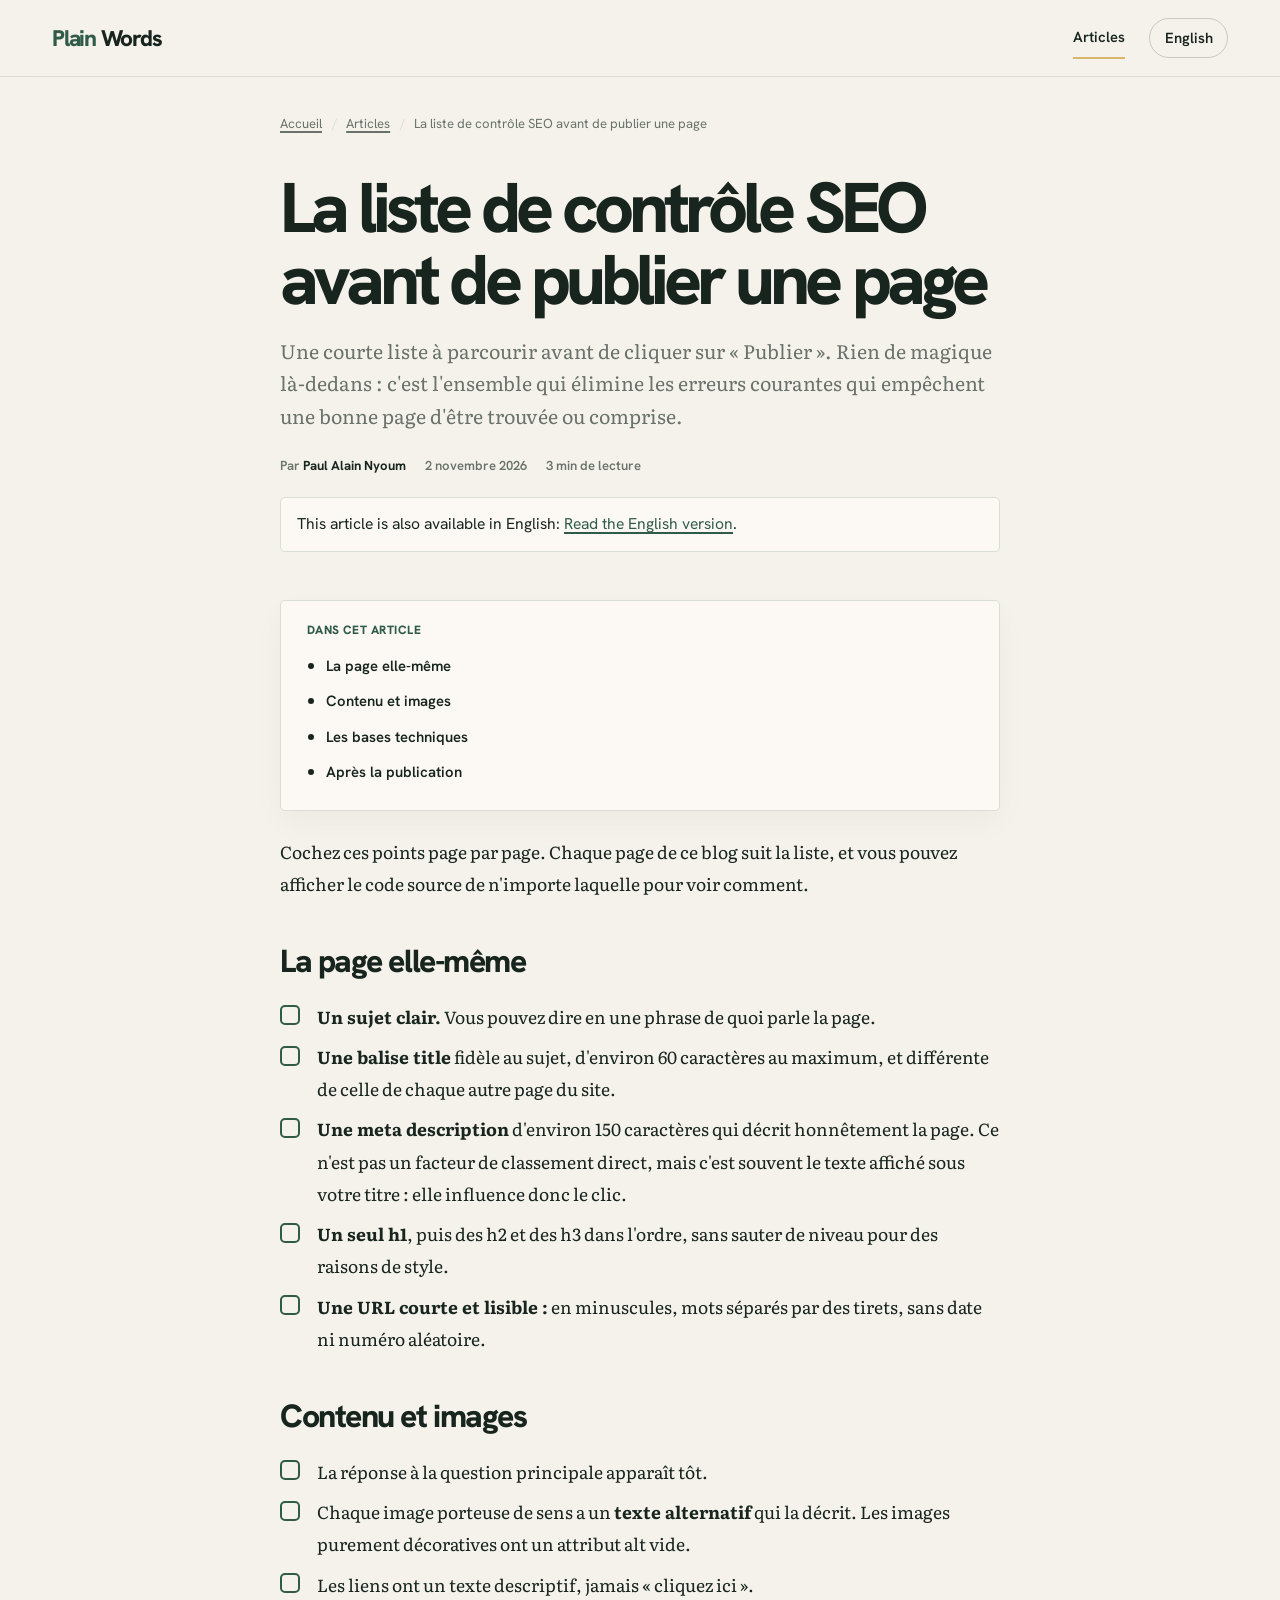
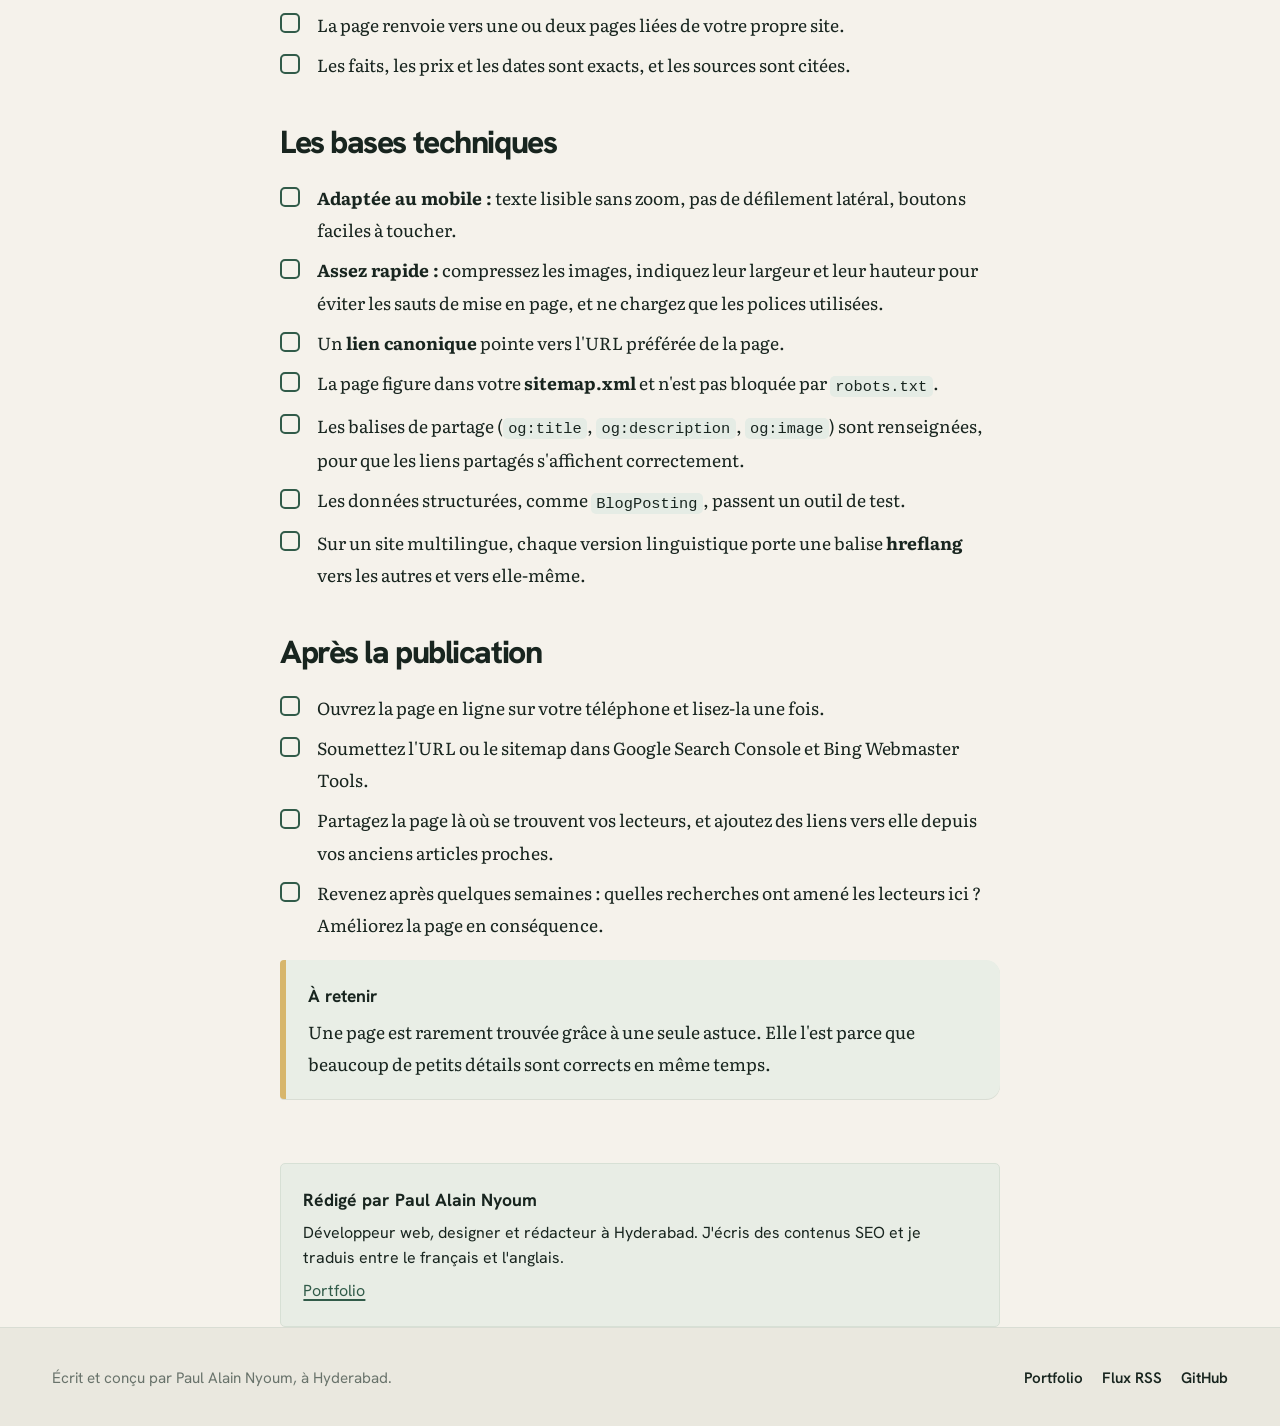
<file: fr/liste-controle-seo-avant-publication/index.html>
<!doctype html>
<html lang="fr">
<head>
<meta charset="utf-8">
<meta name="viewport" content="width=device-width, initial-scale=1">
<title>La liste de contrôle SEO avant de publier une page</title>
<meta name="description" content="Une liste pratique : titres, intertitres, images, liens, vitesse sur mobile et plan du site, à vérifier avant chaque mise en ligne.">
<link rel="canonical" href="https://paulalan2509.github.io/seo-blog/fr/liste-controle-seo-avant-publication/">
<link rel="alternate" hreflang="fr" href="https://paulalan2509.github.io/seo-blog/fr/liste-controle-seo-avant-publication/">
<link rel="alternate" hreflang="en" href="https://paulalan2509.github.io/seo-blog/en/seo-checklist-before-you-publish/">
<link rel="alternate" hreflang="x-default" href="https://paulalan2509.github.io/seo-blog/en/seo-checklist-before-you-publish/">
<meta name="author" content="Paul Alain Nyoum">
<meta name="theme-color" content="#f5f2eb">
<link rel="icon" href="../../assets/favicon.svg" type="image/svg+xml">
<link rel="alternate" type="application/rss+xml" title="Plain Words (RSS)" href="https://paulalan2509.github.io/seo-blog/feed.xml">
<link rel="preload" href="../../assets/fonts/literata-latin-wght-normal.woff2" as="font" type="font/woff2" crossorigin>
<link rel="preload" href="../../assets/fonts/hanken-grotesk-latin-wght-normal.woff2" as="font" type="font/woff2" crossorigin>
<link rel="stylesheet" href="../../css/style.css">
<meta property="og:type" content="article">
<meta property="og:site_name" content="Plain Words">
<meta property="og:title" content="La liste de contrôle SEO avant de publier une page">
<meta property="og:description" content="Une liste pratique : titres, intertitres, images, liens, vitesse sur mobile et plan du site, à vérifier avant chaque mise en ligne.">
<meta property="og:url" content="https://paulalan2509.github.io/seo-blog/fr/liste-controle-seo-avant-publication/">
<meta property="og:image" content="https://paulalan2509.github.io/seo-blog/assets/og-image.jpg">
<meta property="og:image:width" content="1200">
<meta property="og:image:height" content="630">
<meta property="og:image:alt" content="Plain Words: writing for the web in English and French">
<meta property="og:locale" content="fr_FR">
<meta name="twitter:card" content="summary_large_image">
<meta name="twitter:title" content="La liste de contrôle SEO avant de publier une page">
<meta name="twitter:description" content="Une liste pratique : titres, intertitres, images, liens, vitesse sur mobile et plan du site, à vérifier avant chaque mise en ligne.">
<meta name="twitter:image" content="https://paulalan2509.github.io/seo-blog/assets/og-image.jpg">
<script type="application/ld+json">{"@context": "https://schema.org", "@type": "BlogPosting", "headline": "La liste de contrôle SEO avant de publier une page", "description": "Une liste pratique : titres, intertitres, images, liens, vitesse sur mobile et plan du site, à vérifier avant chaque mise en ligne.", "inLanguage": "fr", "datePublished": "2026-11-02", "dateModified": "2026-11-02", "mainEntityOfPage": {"@type": "WebPage", "@id": "https://paulalan2509.github.io/seo-blog/fr/liste-controle-seo-avant-publication/"}, "image": "https://paulalan2509.github.io/seo-blog/assets/og-image.jpg", "wordCount": 416, "author": {"@type": "Person", "name": "Paul Alain Nyoum", "url": "https://paulalan2509.github.io/"}, "publisher": {"@type": "Person", "name": "Paul Alain Nyoum", "url": "https://paulalan2509.github.io/"}, "keywords": "Bases du SEO, Liste de contrôle"}</script>
<script type="application/ld+json">{"@context": "https://schema.org", "@type": "BreadcrumbList", "itemListElement": [{"@type": "ListItem", "position": 1, "name": "Accueil", "item": "https://paulalan2509.github.io/seo-blog/fr/"}, {"@type": "ListItem", "position": 2, "name": "Articles", "item": "https://paulalan2509.github.io/seo-blog/fr/"}, {"@type": "ListItem", "position": 3, "name": "La liste de contrôle SEO avant de publier une page", "item": "https://paulalan2509.github.io/seo-blog/fr/liste-controle-seo-avant-publication/"}]}</script>
</head>
<body>
<a class="skip-link" href="#main">Aller au contenu</a>
<header class="site-header">
<div class="wrap bar">
<a class="brand" href="../../fr/"><span>Plain</span> Words</a>
<nav class="nav" aria-label="Principale"><a href="../../fr/" aria-current="page">Articles</a><a class="lang" href="../../en/seo-checklist-before-you-publish/" hreflang="en" lang="en">English</a></nav>
</div>
</header>
<main id="main">
<nav class="crumbs read" aria-label="Breadcrumb"><ol>
<li><a href="../../fr/">Accueil</a></li>
<li><a href="../../fr/">Articles</a></li>
<li><span aria-current="page">La liste de contrôle SEO avant de publier une page</span></li>
</ol></nav>
<article>
<header class="article-head read">
<h1>La liste de contrôle SEO avant de publier une page</h1>
<p class="lede">Une courte liste à parcourir avant de cliquer sur « Publier ». Rien de magique là-dedans : c&#x27;est l&#x27;ensemble qui élimine les erreurs courantes qui empêchent une bonne page d&#x27;être trouvée ou comprise.</p>
<p class="byline"><span>Par <strong>Paul Alain Nyoum</strong></span><span><time datetime="2026-11-02">2 novembre 2026</time></span><span>3 min de lecture</span></p>
<p class="lang-note" lang="en">This article is also available in English: <a href="../../en/seo-checklist-before-you-publish/" hreflang="en" lang="en">Read the English version</a>.</p>
</header>
<nav class="toc read" aria-labelledby="toc-h"><h2 id="toc-h">Dans cet article</h2><ul><li><a href="#la-page-elle-meme">La page elle-même</a></li><li><a href="#contenu-et-images">Contenu et images</a></li><li><a href="#les-bases-techniques">Les bases techniques</a></li><li><a href="#apres-la-publication">Après la publication</a></li></ul></nav>
<div class="prose read">

<p>Cochez ces points page par page. Chaque page de ce blog suit la liste, et vous pouvez afficher le code source de n'importe laquelle pour voir comment.</p>

<h2 id="la-page-elle-meme">La page elle-même<a class="anchor" href="#la-page-elle-meme" aria-label="Lien vers cette section">#</a></h2>
<ul class="checks">
<li><span><strong>Un sujet clair.</strong> Vous pouvez dire en une phrase de quoi parle la page.</span></li>
<li><span><strong>Une balise title</strong> fidèle au sujet, d'environ 60 caractères au maximum, et différente de celle de chaque autre page du site.</span></li>
<li><span><strong>Une meta description</strong> d'environ 150 caractères qui décrit honnêtement la page. Ce n'est pas un facteur de classement direct, mais c'est souvent le texte affiché sous votre titre : elle influence donc le clic.</span></li>
<li><span><strong>Un seul h1</strong>, puis des h2 et des h3 dans l'ordre, sans sauter de niveau pour des raisons de style.</span></li>
<li><span><strong>Une URL courte et lisible :</strong> en minuscules, mots séparés par des tirets, sans date ni numéro aléatoire.</span></li>
</ul>

<h2 id="contenu-et-images">Contenu et images<a class="anchor" href="#contenu-et-images" aria-label="Lien vers cette section">#</a></h2>
<ul class="checks">
<li><span>La réponse à la question principale apparaît tôt.</span></li>
<li><span>Chaque image porteuse de sens a un <strong>texte alternatif</strong> qui la décrit. Les images purement décoratives ont un attribut alt vide.</span></li>
<li><span>Les liens ont un texte descriptif, jamais « cliquez ici ».</span></li>
<li><span>La page renvoie vers une ou deux pages liées de votre propre site.</span></li>
<li><span>Les faits, les prix et les dates sont exacts, et les sources sont citées.</span></li>
</ul>

<h2 id="les-bases-techniques">Les bases techniques<a class="anchor" href="#les-bases-techniques" aria-label="Lien vers cette section">#</a></h2>
<ul class="checks">
<li><span><strong>Adaptée au mobile :</strong> texte lisible sans zoom, pas de défilement latéral, boutons faciles à toucher.</span></li>
<li><span><strong>Assez rapide :</strong> compressez les images, indiquez leur largeur et leur hauteur pour éviter les sauts de mise en page, et ne chargez que les polices utilisées.</span></li>
<li><span>Un <strong>lien canonique</strong> pointe vers l'URL préférée de la page.</span></li>
<li><span>La page figure dans votre <strong>sitemap.xml</strong> et n'est pas bloquée par <code>robots.txt</code>.</span></li>
<li><span>Les balises de partage (<code>og:title</code>, <code>og:description</code>, <code>og:image</code>) sont renseignées, pour que les liens partagés s'affichent correctement.</span></li>
<li><span>Les données structurées, comme <code>BlogPosting</code>, passent un outil de test.</span></li>
<li><span>Sur un site multilingue, chaque version linguistique porte une balise <strong>hreflang</strong> vers les autres et vers elle-même.</span></li>
</ul>

<h2 id="apres-la-publication">Après la publication<a class="anchor" href="#apres-la-publication" aria-label="Lien vers cette section">#</a></h2>
<ul class="checks">
<li><span>Ouvrez la page en ligne sur votre téléphone et lisez-la une fois.</span></li>
<li><span>Soumettez l'URL ou le sitemap dans Google Search Console et Bing Webmaster Tools.</span></li>
<li><span>Partagez la page là où se trouvent vos lecteurs, et ajoutez des liens vers elle depuis vos anciens articles proches.</span></li>
<li><span>Revenez après quelques semaines : quelles recherches ont amené les lecteurs ici ? Améliorez la page en conséquence.</span></li>
</ul>

<div class="takeaway"><strong>À retenir</strong>Une page est rarement trouvée grâce à une seule astuce. Elle l'est parce que beaucoup de petits détails sont corrects en même temps.</div>

</div>
<aside class="author-box read" aria-label="Rédigé par">
<strong>Rédigé par Paul Alain Nyoum</strong>
<span>Développeur web, designer et rédacteur à Hyderabad. J'écris des contenus SEO et je traduis entre le français et l'anglais.</span>
<a href="https://paulalan2509.github.io/">Portfolio</a>
</aside>
</article>

</main>
<footer class="site-footer">
<div class="wrap">
<p>Écrit et conçu par Paul Alain Nyoum, à Hyderabad.</p>
<ul>
<li><a href="https://paulalan2509.github.io/">Portfolio</a></li>
<li><a href="https://paulalan2509.github.io/seo-blog/feed.xml">Flux RSS</a></li>
<li><a href="https://github.com/Paulalan2509">GitHub</a></li>
</ul>
</div>
</footer>
<script src="../../js/site.js" defer></script>
</body>
</html>
</file>
<file: css/style.css>
/* Plain Words: a small SEO blog (concept project)
   Plain CSS, no JavaScript. Fonts are self-hosted (SIL Open Font License). */

@font-face { font-family: "Literata"; src: url("../assets/fonts/literata-latin-wght-normal.woff2") format("woff2"); font-weight: 200 900; font-style: normal; font-display: swap; }
@font-face { font-family: "Literata"; src: url("../assets/fonts/literata-latin-wght-italic.woff2") format("woff2"); font-weight: 200 900; font-style: italic; font-display: swap; }
@font-face { font-family: "Hanken Grotesk"; src: url("../assets/fonts/hanken-grotesk-latin-wght-normal.woff2") format("woff2"); font-weight: 100 900; font-display: swap; }

:root {
  --paper: #f6f6f9;
  --card: #ffffff;
  --ink: #1d1b2e;
  --mute: #55526b;
  --accent: #3d2fa0;
  --accent-soft: #e9e6fb;
  --line: #dcdbe6;
  --mark: #ffe45e;
  --serif: "Literata", Georgia, "Times New Roman", serif;
  --sans: "Hanken Grotesk", system-ui, -apple-system, "Segoe UI", sans-serif;
  --gutter: clamp(1.1rem, 4vw, 2rem);
}

*, *::before, *::after { box-sizing: border-box; }
html { -webkit-text-size-adjust: 100%; scroll-padding-top: 1.5rem; scroll-behavior: smooth; }
body { margin: 0; background: var(--paper); color: var(--ink); font-family: var(--serif); font-size: 1.125rem; line-height: 1.75; overflow-x: clip; -webkit-font-smoothing: antialiased; }
h1, h2, h3 { font-family: var(--sans); font-weight: 800; line-height: 1.12; letter-spacing: -0.02em; margin: 0; }
p { margin: 0; }
a { color: var(--accent); text-underline-offset: .2em; text-decoration-thickness: 1.5px; }
a:hover { text-decoration-thickness: 3px; }
:focus-visible { outline: 3px solid var(--accent); outline-offset: 3px; border-radius: 3px; }
img { max-width: 100%; height: auto; }
.wrap { width: min(70rem, 100% - 2 * var(--gutter)); margin-inline: auto; }
.read { width: min(41rem, 100% - 2 * var(--gutter)); margin-inline: auto; }
.sr-only { position: absolute; width: 1px; height: 1px; margin: -1px; padding: 0; overflow: hidden; clip: rect(0 0 0 0); white-space: nowrap; border: 0; }
.skip-link { position: absolute; left: 1rem; top: -4rem; z-index: 50; background: var(--ink); color: #fff; padding: .7rem 1rem; border-radius: 8px; font-family: var(--sans); font-weight: 700; }
.skip-link:focus { top: 1rem; }

/* The highlighter: the one visual idea of the site */
mark { background: linear-gradient(transparent 52%, var(--mark) 52%, var(--mark) 92%, transparent 92%); color: inherit; padding: 0 .12em; margin: 0 -.12em; -webkit-box-decoration-break: clone; box-decoration-break: clone; }

/* Header */
.site-header { border-bottom: 1px solid var(--line); background: var(--card); }
.bar { display: flex; flex-wrap: wrap; align-items: center; justify-content: space-between; gap: .4rem 1.5rem; padding: .9rem 0; font-family: var(--sans); }
.brand { font-weight: 800; font-size: 1.3rem; letter-spacing: -0.02em; color: var(--ink); text-decoration: none; }
.brand span { background: var(--mark); padding: 0 .2em; border-radius: 3px; }
.nav { display: flex; flex-wrap: wrap; gap: .2rem 1.2rem; align-items: center; }
.nav a { color: var(--ink); font-weight: 600; text-decoration: none; padding: .45rem 0; border-bottom: 2px solid transparent; }
.nav a:hover, .nav a[aria-current="page"] { border-bottom-color: var(--accent); }
.nav .lang { border: 1.5px solid var(--ink); border-radius: 99px; padding: .25rem .8rem; font-size: .92rem; }
.nav .lang:hover { background: var(--ink); color: #fff; border-bottom-color: var(--ink); }

/* Home */
.intro { padding: clamp(3rem, 8vw, 6rem) 0 clamp(2rem, 5vw, 3.5rem); }
.intro h1 { font-size: clamp(2.4rem, 6.4vw, 4.6rem); max-width: 17ch; }
.intro p { margin-top: 1.4rem; max-width: 36rem; font-size: 1.2rem; color: var(--mute); }
.section-label { font-family: var(--sans); font-weight: 800; font-size: .95rem; letter-spacing: .02em; color: var(--mute); border-top: 2px solid var(--ink); padding-top: .8rem; margin-bottom: .5rem; }
.posts { list-style: none; margin: 0; padding: 0; }
.post-row { display: grid; gap: .5rem 2rem; padding: 1.6rem 0; border-bottom: 1px solid var(--line); }
@media (min-width: 820px) { .post-row { grid-template-columns: 11rem 1fr; } }
.post-meta { font-family: var(--sans); font-size: .92rem; color: var(--mute); font-weight: 600; }
.post-row h2, .post-row h3 { font-size: clamp(1.4rem, 3vw, 1.9rem); }
.post-row h2 a, .post-row h3 a { color: var(--ink); text-decoration: none; background: linear-gradient(var(--mark), var(--mark)) 0 100% / 0 40% no-repeat; transition: background-size .25s ease; }
.post-row h2 a:hover, .post-row h3 a:hover { background-size: 100% 40%; }
.post-row p { color: var(--mute); margin-top: .5rem; max-width: 38rem; }
.topics { display: flex; flex-wrap: wrap; gap: .5rem; margin-top: .7rem; padding: 0; list-style: none; }
.topics li { font-family: var(--sans); font-size: .85rem; font-weight: 700; padding: .15rem .7rem; border-radius: 99px; background: var(--accent-soft); color: var(--accent); }
.about-strip { margin: 4rem 0; padding: clamp(1.4rem, 4vw, 2.4rem); background: var(--ink); color: #fff; border-radius: 20px; display: grid; gap: 1rem; }
.about-strip h2 { font-size: 1.6rem; }
.about-strip p { color: #d8d6ea; max-width: 38rem; }
.about-strip a { color: #fff; font-family: var(--sans); font-weight: 700; }
.about-strip mark { color: var(--ink); }

/* Article */
.crumbs { font-family: var(--sans); font-size: .92rem; padding-top: 1.6rem; color: var(--mute); }
.crumbs ol { list-style: none; margin: 0; padding: 0; display: flex; flex-wrap: wrap; gap: .3rem .6rem; }
.crumbs li + li::before { content: "/"; margin-right: .6rem; color: var(--line); }
.crumbs a { color: var(--mute); }
.article-head { padding: 1.6rem 0 1rem; }
.article-head h1 { font-size: clamp(2rem, 5.4vw, 3.3rem); }
.article-head .lede { margin-top: 1.2rem; font-size: 1.25rem; color: var(--mute); }
.byline { margin-top: 1.4rem; display: flex; flex-wrap: wrap; gap: .3rem 1.2rem; font-family: var(--sans); font-size: .95rem; font-weight: 600; color: var(--mute); }
.byline strong { color: var(--ink); }
.toc { margin: 1.5rem auto; padding: 1.1rem 1.3rem; background: var(--card); border: 1px solid var(--line); border-radius: 14px; font-family: var(--sans); }
.toc h2 { font-size: 1rem; letter-spacing: 0; }
.toc ol { margin: .6rem 0 0; padding-left: 1.3rem; display: grid; gap: .25rem; }
.toc a { font-weight: 600; }
.prose { padding-bottom: 1rem; }
.prose > * + * { margin-top: 1.25rem; }
.prose h2 { font-size: clamp(1.55rem, 3.4vw, 2rem); margin-top: 2.8rem; }
.prose h2 a.anchor { color: var(--line); text-decoration: none; margin-left: .4rem; font-weight: 600; visibility: hidden; }
.prose h2:hover a.anchor, .prose h2 a.anchor:focus-visible { visibility: visible; color: var(--accent); }
.prose h3 { font-size: 1.25rem; margin-top: 1.8rem; }
.prose ul, .prose ol { padding-left: 1.4rem; display: grid; gap: .5rem; }
.prose li::marker { color: var(--accent); font-weight: 700; }
.prose strong { font-weight: 700; }
.prose code { font-family: ui-monospace, Menlo, Consolas, monospace; font-size: .88em; background: var(--accent-soft); padding: .1em .35em; border-radius: 5px; }
.takeaway { padding: 1.2rem 1.4rem; background: var(--card); border-left: 6px solid var(--mark); border-radius: 4px 14px 14px 4px; box-shadow: 0 1px 0 var(--line); }
.takeaway strong { display: block; font-family: var(--sans); margin-bottom: .2rem; }
.compare { width: 100%; border-collapse: collapse; font-family: var(--sans); font-size: .98rem; line-height: 1.45; background: var(--card); border: 1px solid var(--line); border-radius: 12px; overflow: hidden; }
.compare caption { text-align: left; padding: 0 0 .6rem; font-weight: 700; color: var(--mute); caption-side: top; }
.compare th, .compare td { text-align: left; padding: .7rem .9rem; border-bottom: 1px solid var(--line); vertical-align: top; }
.compare thead th { background: var(--ink); color: #fff; font-weight: 700; }
.compare tbody th { font-weight: 700; }
.table-scroll { overflow-x: auto; }
.table-scroll:focus-visible { outline-offset: 0; }
.checks { list-style: none; padding: 0 !important; }
.checks li { display: grid; grid-template-columns: 1.5rem 1fr; gap: .8rem; }
.checks li::before { content: ""; width: 1.25rem; height: 1.25rem; margin-top: .35rem; border: 2px solid var(--accent); border-radius: 5px; }
.author-box { margin: 3rem auto 0; padding: 1.4rem; display: grid; gap: .5rem; background: var(--accent-soft); border-radius: 16px; font-family: var(--sans); font-size: 1rem; line-height: 1.55; }
.author-box strong { font-size: 1.1rem; }
.related { margin: 3.5rem auto 4rem; }
.related h2 { font-size: 1.3rem; margin-bottom: .4rem; }
.lang-note { font-family: var(--sans); font-size: .98rem; margin-top: 1.2rem; padding: .8rem 1rem; background: var(--card); border: 1px solid var(--line); border-radius: 12px; }

.site-footer { border-top: 1px solid var(--line); background: var(--card); padding: 2rem 0 2.5rem; font-family: var(--sans); font-size: .95rem; color: var(--mute); }
.site-footer .wrap { display: flex; flex-wrap: wrap; justify-content: space-between; gap: 1rem 2rem; }
.site-footer ul { list-style: none; margin: 0; padding: 0; display: flex; flex-wrap: wrap; gap: .4rem 1.2rem; }
.site-footer a { color: var(--ink); font-weight: 600; }

.page-body { padding: 3rem 0 4rem; }
.page-body h1 { font-size: clamp(2.2rem, 5.4vw, 3.4rem); margin-bottom: 1.4rem; }

@media print {
  .site-header, .site-footer, .toc, .related, .skip-link, .lang-note { display: none; }
  body { background: #fff; font-size: 11pt; }
  a { color: inherit; }
}
@media (prefers-reduced-motion: reduce) {
  html { scroll-behavior: auto; }
  .post-row h2 a, .post-row h3 a { transition: none; }
}

/* Tables become stacked cards on narrow screens so no column is hidden */
@media (max-width: 640px) {
  .compare, .compare caption, .compare tbody, .compare tr, .compare th, .compare td { display: block; width: 100%; }
  .compare caption { padding: .8rem 1rem .4rem; }
  .compare thead { position: absolute; width: 1px; height: 1px; overflow: hidden; clip: rect(0 0 0 0); }
  .compare tr { padding: .5rem 0; border-bottom: 1px solid var(--line); }
  .compare tr:last-child { border-bottom: 0; }
  .compare th, .compare td { border: 0; padding: .25rem 1rem; }
  .compare tbody th { font-size: 1.1rem; }
  .compare td::before { content: attr(data-label) ": "; font-weight: 700; color: var(--mute); }
  .table-scroll { overflow: visible; }
}


/* ─────────────────────────────────────────────────────────────
   PLAIN WORDS — editorial refresh
   Existing document structure, URLs and SEO metadata retained.
   ───────────────────────────────────────────────────────────── */
:root {
  --paper:#f5f2eb; --card:#fffdf8; --ink:#18251f; --mute:#69736b;
  --accent:#315b49; --accent-soft:#e5ece5; --line:#d9ddd4; --mark:#d7b66c;
  --gutter:clamp(1.15rem,5vw,3.25rem);
}
html { scroll-padding-top:6rem; }
body { background:var(--paper); color:var(--ink); font-size:1.08rem; line-height:1.78; }
a { color:var(--accent); }
:focus-visible { outline:3px solid #b38b3d; outline-offset:4px; }
.wrap { width:min(76rem,100% - 2 * var(--gutter)); }
.read { width:min(45rem,100% - 2 * var(--gutter)); }
.site-header { position:sticky; top:0; z-index:30; background:rgba(245,242,235,.84); border-bottom:1px solid rgba(24,37,31,.1); backdrop-filter:blur(18px); -webkit-backdrop-filter:blur(18px); }
.bar { min-height:76px; padding:.85rem 0; }
.brand { font-size:1.42rem; letter-spacing:-.055em; }
.brand span { background:none; color:var(--accent); padding:0; }
.nav { gap:.35rem 1.5rem; }
.nav a { font-size:.92rem; color:var(--mute); transition:color .2s ease; }
.nav a:hover,.nav a[aria-current="page"] { color:var(--ink); border-bottom-color:var(--mark); }
.nav .lang { border:1px solid rgba(24,37,31,.2); padding:.38rem .9rem; border-radius:999px; color:var(--ink); }
.nav .lang:hover { background:var(--ink); color:#fff; border-color:var(--ink); }
mark { background:linear-gradient(transparent 58%,rgba(215,182,108,.58) 58%,rgba(215,182,108,.58) 92%,transparent 92%); }
.intro.hero { min-height:clamp(570px,67vw,740px); padding:clamp(4.5rem,9vw,8.5rem) 0 4rem; display:grid; grid-template-columns:minmax(0,1.12fr) minmax(290px,.88fr); align-items:center; gap:clamp(2rem,6vw,6rem); }
.hero-copy { position:relative; z-index:2; }
.eyebrow { display:flex; align-items:center; gap:.65rem; margin:0 0 1.45rem; color:var(--accent); font:700 .72rem/1.3 var(--sans); letter-spacing:.16em; text-transform:uppercase; }
.eyebrow-dot { width:7px; height:7px; border-radius:50%; background:var(--mark); box-shadow:0 0 0 4px rgba(215,182,108,.18); }
.hero h1 { max-width:12ch; font-size:clamp(3.25rem,7.1vw,6.5rem); line-height:.99; letter-spacing:-.075em; font-weight:700; }
.hero h1 em,.section-heading h2 em { color:var(--accent); font-family:var(--serif); font-weight:500; letter-spacing:-.065em; }
.hero-lede { max-width:34rem; margin-top:1.7rem!important; color:var(--mute)!important; font-size:clamp(1.05rem,1.5vw,1.22rem)!important; line-height:1.7; }
.hero-actions { display:flex; align-items:center; flex-wrap:wrap; gap:1.2rem 1.7rem; margin-top:2rem; font-family:var(--sans); }
.button { display:inline-flex; align-items:center; gap:1.6rem; min-height:52px; padding:.85rem 1.2rem; border-radius:999px; font-size:.9rem; font-weight:700; text-decoration:none; transition:transform .25s ease,background .25s ease,box-shadow .25s ease; }
.button:hover { transform:translateY(-3px); }
.button-primary { color:#fff; background:var(--ink); box-shadow:0 12px 28px rgba(24,37,31,.13); }
.button-primary:hover { background:var(--accent); color:#fff; box-shadow:0 16px 32px rgba(24,37,31,.18); }
.text-link { color:var(--ink); font-size:.9rem; font-weight:700; text-decoration:none; }
.text-link span { color:var(--accent); margin-left:.3rem; }
.hero-footnote { display:flex; align-items:center; gap:1rem; margin-top:clamp(3rem,6vw,5.5rem); color:var(--mute); font:600 .72rem var(--sans); letter-spacing:.04em; }
.hero-index { color:var(--accent); letter-spacing:.12em; }
.hero-art { min-height:430px; position:relative; display:grid; place-items:center; isolation:isolate; }
.art-card { position:relative; z-index:2; width:min(100%,370px); aspect-ratio:.83; padding:1.55rem; display:flex; flex-direction:column; justify-content:space-between; overflow:hidden; color:#f5f2eb; background:linear-gradient(145deg,#294b3c,#14281f 75%); border:1px solid rgba(255,255,255,.18); border-radius:5px; box-shadow:0 35px 75px rgba(24,37,31,.2),inset 0 1px rgba(255,255,255,.12); transform:rotate(3deg); }
.art-card:after { content:""; position:absolute; width:280px; height:280px; right:-125px; top:100px; border:1px solid rgba(215,182,108,.35); border-radius:50%; box-shadow:0 0 0 22px rgba(215,182,108,.035),0 0 0 46px rgba(215,182,108,.025); }
.art-kicker,.art-bottom,.visual-label,.visual-mark { font:700 .61rem var(--sans); letter-spacing:.16em; }
.art-kicker { color:#d9c18e; }
.art-big { position:relative; z-index:1; font:700 clamp(3.4rem,6vw,5.2rem)/.88 var(--sans); letter-spacing:-.09em; }
.art-big i { color:#d9c18e; font-family:var(--serif); font-weight:400; }
.art-period { color:#d9c18e; }
.art-rule { height:1px; background:rgba(255,255,255,.25); }
.art-bottom { display:flex; justify-content:space-between; color:rgba(255,255,255,.66); font-size:.55rem; }
.art-orbit { position:absolute; border:1px solid rgba(49,91,73,.18); border-radius:50%; }
.orbit-one { width:440px; height:440px; }
.orbit-two { width:520px; height:520px; border-style:dashed; opacity:.65; }
.art-caption { position:absolute; right:-.6rem; bottom:1.3rem; z-index:3; padding:.6rem .85rem; background:rgba(255,253,248,.86); border:1px solid rgba(24,37,31,.1); border-radius:3px; color:var(--mute); font:600 .68rem var(--sans); letter-spacing:.03em; box-shadow:0 10px 25px rgba(24,37,31,.07); }
.article-section { padding:clamp(4rem,8vw,7rem) 0 2rem; border-top:1px solid var(--line); }
.section-heading { display:flex; align-items:end; justify-content:space-between; gap:2rem; margin-bottom:2.5rem; }
.section-heading .eyebrow { margin-bottom:1rem; }
.section-heading h2 { font-size:clamp(2.5rem,5vw,4.4rem); line-height:1.02; letter-spacing:-.07em; }
.section-aside { max-width:20rem; color:var(--mute); font-size:.98rem; line-height:1.65; }
.article-tools { display:flex; justify-content:space-between; align-items:center; flex-wrap:wrap; gap:1rem; padding:1rem 0; border-top:1px solid var(--line); border-bottom:1px solid var(--line); }
.search-field { display:flex; align-items:center; gap:.65rem; min-width:min(100%,260px); color:var(--accent); }
.search-field > span:not(.sr-only) { font-size:1.5rem; line-height:1; }
.search-field input { width:100%; min-width:0; border:0; outline:0; background:transparent; color:var(--ink); font:500 .92rem var(--sans); }
.search-field input::placeholder { color:#8b938a; }
.search-field:focus-within { outline:2px solid var(--accent); outline-offset:6px; border-radius:2px; }
.filter-group { display:flex; flex-wrap:wrap; gap:.4rem; }
.filter-chip { border:1px solid var(--line); border-radius:99px; padding:.42rem .85rem; color:var(--mute); background:transparent; cursor:pointer; font:650 .77rem var(--sans); transition:all .2s ease; }
.filter-chip:hover,.filter-chip.is-active { color:#fff; background:var(--accent); border-color:var(--accent); }
.post-grid { display:grid; grid-template-columns:repeat(2,minmax(0,1fr)); gap:1.2rem; padding-top:1.3rem!important; }
.post-card { display:flex; flex-direction:column; min-width:0; padding:0; border:1px solid var(--line); border-radius:5px; background:var(--card); overflow:hidden; transition:transform .3s ease,box-shadow .3s ease,border-color .3s ease; }
.post-card:hover { transform:translateY(-5px); border-color:rgba(49,91,73,.3); box-shadow:0 22px 45px rgba(24,37,31,.08); }
.post-featured { grid-column:span 2; display:grid; grid-template-columns:.82fr 1.18fr; }
.card-visual { position:relative; min-height:230px; padding:1.2rem; display:flex; flex-direction:column; justify-content:space-between; overflow:hidden; color:#fff; background:#315b49; }
.post-featured .card-visual { min-height:100%; }
.card-visual:after { content:""; position:absolute; width:240px; height:240px; right:-95px; bottom:-115px; border:1px solid rgba(255,255,255,.3); border-radius:50%; box-shadow:0 0 0 22px rgba(255,255,255,.04),0 0 0 48px rgba(255,255,255,.035); }
.visual-writing { background:linear-gradient(145deg,#456c58,#1c3c2d); }
.visual-translation { background:linear-gradient(145deg,#a47d4e,#61472e); }
.visual-seo { background:linear-gradient(145deg,#526b78,#263d48); }
.visual-label,.visual-mark { position:relative; z-index:1; font-size:.58rem; color:rgba(255,255,255,.7); }
.visual-word { position:relative; z-index:1; font:700 clamp(2.7rem,5vw,4.1rem)/.9 var(--sans); letter-spacing:-.08em; }
.visual-word i { color:#e2c58c; font-family:var(--serif); font-weight:400; }
.visual-word > span { color:#e2c58c; }
.card-content { position:relative; flex:1; padding:1.5rem 1.55rem 1.7rem; }
.post-meta { display:flex; flex-wrap:wrap; justify-content:space-between; gap:.3rem .8rem; font-size:.78rem; }
.card-content h3 { margin-top:1rem; font-size:clamp(1.35rem,2.5vw,1.9rem); line-height:1.12; letter-spacing:-.045em; }
.card-content h3 a { color:var(--ink); text-decoration:none; background:linear-gradient(rgba(215,182,108,.55),rgba(215,182,108,.55)) 0 100%/0 35% no-repeat; transition:background-size .25s ease; }
.card-content h3 a:hover { background-size:100% 35%; }
.card-content p { margin-top:.8rem; color:var(--mute); font-size:.97rem; line-height:1.65; }
.topics li { background:var(--accent-soft); color:var(--accent); font-size:.7rem; letter-spacing:.02em; }
.card-arrow { position:absolute; right:1.4rem; bottom:1.5rem; width:38px; height:38px; display:grid; place-items:center; border:1px solid var(--line); border-radius:50%; color:var(--accent); text-decoration:none; font-size:1.15rem; transition:all .2s ease; }
.card-arrow:hover { color:#fff; background:var(--accent); border-color:var(--accent); }
.empty-state { padding:2rem 0; color:var(--mute); }
.about-strip { margin:clamp(4rem,8vw,7rem) 0; padding:clamp(2rem,5vw,3.5rem); background:linear-gradient(130deg,#203c30,#14271f); border:1px solid rgba(255,255,255,.1); border-radius:5px; box-shadow:0 25px 55px rgba(24,37,31,.12); }
.about-strip h2 { font-size:clamp(1.6rem,3vw,2.2rem); letter-spacing:-.04em; }
.about-strip p { color:rgba(255,255,255,.75); }
.about-strip a { text-decoration-thickness:1px; text-underline-offset:4px; }
.site-footer { background:#eae8df; border-top:1px solid var(--line); padding:2.3rem 0; }
.site-footer .wrap { align-items:center; }
.site-footer p { color:var(--mute); }
.site-footer a { color:var(--ink); text-decoration:none; }
.site-footer a:hover { color:var(--accent); text-decoration:underline; text-underline-offset:4px; }
.crumbs { padding-top:2.2rem; font-size:.82rem; }
.article-head { padding:2.3rem 0 1.5rem; }
.article-head h1 { font-size:clamp(2.5rem,6vw,4.4rem); line-height:1.02; letter-spacing:-.07em; }
.article-head .lede { font-size:1.22rem; line-height:1.65; }
.byline { font-size:.82rem; }
.toc { background:rgba(255,253,248,.72); border:1px solid var(--line); border-radius:5px; padding:1.4rem 1.6rem; box-shadow:0 12px 30px rgba(24,37,31,.035); }
.toc h2 { color:var(--accent); letter-spacing:.04em; text-transform:uppercase; font-size:.75rem; }
.toc ol,.toc ul { margin:.8rem 0 0; padding-left:1.2rem; display:grid; gap:.3rem; }
.toc a { color:var(--ink); font-size:.93rem; text-decoration:none; }
.toc a:hover { color:var(--accent); text-decoration:underline; }
.prose { font-size:1.09rem; line-height:1.85; }
.prose h2 { color:var(--ink); letter-spacing:-.045em; }
.prose h3 { letter-spacing:-.025em; }
.prose a { text-decoration-thickness:1px; text-underline-offset:3px; }
.prose li::marker { color:var(--accent); }
.takeaway { background:#e9eee6; border-left-color:var(--mark); }
.author-box { background:#e8ede5; border:1px solid #d7e0d5; border-radius:5px; }
.lang-note { background:rgba(255,253,248,.7); border:1px solid var(--line); border-radius:5px; }
.page-body { padding-top:clamp(3rem,7vw,5rem); }
.page-body h1 { font-size:clamp(2.5rem,6vw,4.2rem); line-height:1.04; letter-spacing:-.07em; }
.reading-progress { position:fixed; top:0; left:0; z-index:60; width:100%; height:3px; pointer-events:none; }
.reading-progress span { display:block; width:0; height:100%; background:var(--mark); transform-origin:left; }
.reveal-ready [data-reveal] { opacity:0; transform:translateY(18px); transition:opacity .65s ease,transform .65s cubic-bezier(.2,.7,.2,1); }
.reveal-ready [data-reveal].is-visible { opacity:1; transform:none; }
@media (max-width:850px) {
 .intro.hero { grid-template-columns:1fr  .78fr; gap:1.5rem; }
 .hero-art { min-height:350px; }
 .art-card { width:min(100%,300px); }
 .orbit-one { width:350px;height:350px; }.orbit-two { width:410px;height:410px; }
 .post-featured { grid-template-columns:.8fr 1.2fr; }
}
@media (max-width:680px) {
 .bar { min-height:66px; }
 .intro.hero { min-height:0; grid-template-columns:1fr; padding:4.5rem 0 3.5rem; }
 .hero h1 { font-size:clamp(3.1rem,13vw,5rem); }
 .hero-art { min-height:390px; margin-top:1rem; }
 .art-card { width:min(76%,310px); }
 .section-heading { display:block; }
 .section-aside { margin-top:1rem; }
 .post-grid { grid-template-columns:1fr; }
 .post-featured { grid-column:auto; display:flex; }
 .post-featured .card-visual { min-height:245px; }
 .card-visual { min-height:220px; }
 .article-tools { align-items:flex-start; }
 .filter-group { width:100%; }
 .filter-chip { flex:1; }
 .article-head { padding-top:1.5rem; }
}
@media (max-width:420px) {
 .nav { gap:.2rem .7rem; }.nav a { font-size:.82rem; }
 .brand { font-size:1.2rem; }
 .hero-actions { align-items:flex-start; flex-direction:column; }
 .hero-footnote { margin-top:2.5rem; }
 .art-caption { right:0; bottom:.4rem; }
 .card-content { padding:1.2rem; }
}
@media (prefers-reduced-motion:reduce) {
 *,*::before,*::after { scroll-behavior:auto!important; animation-duration:.01ms!important; animation-iteration-count:1!important; transition-duration:.01ms!important; }
 .reveal-ready [data-reveal] { opacity:1; transform:none; }
}
@media print {
 .site-header,.site-footer,.article-tools,.reading-progress { display:none!important; }
 .post-card { break-inside:avoid; }
}

.post-card[hidden] { display:none!important; }

/* Decorative orbit shapes on the home hero must never widen the page on phones. */
html{overflow-x:clip}
</file>
